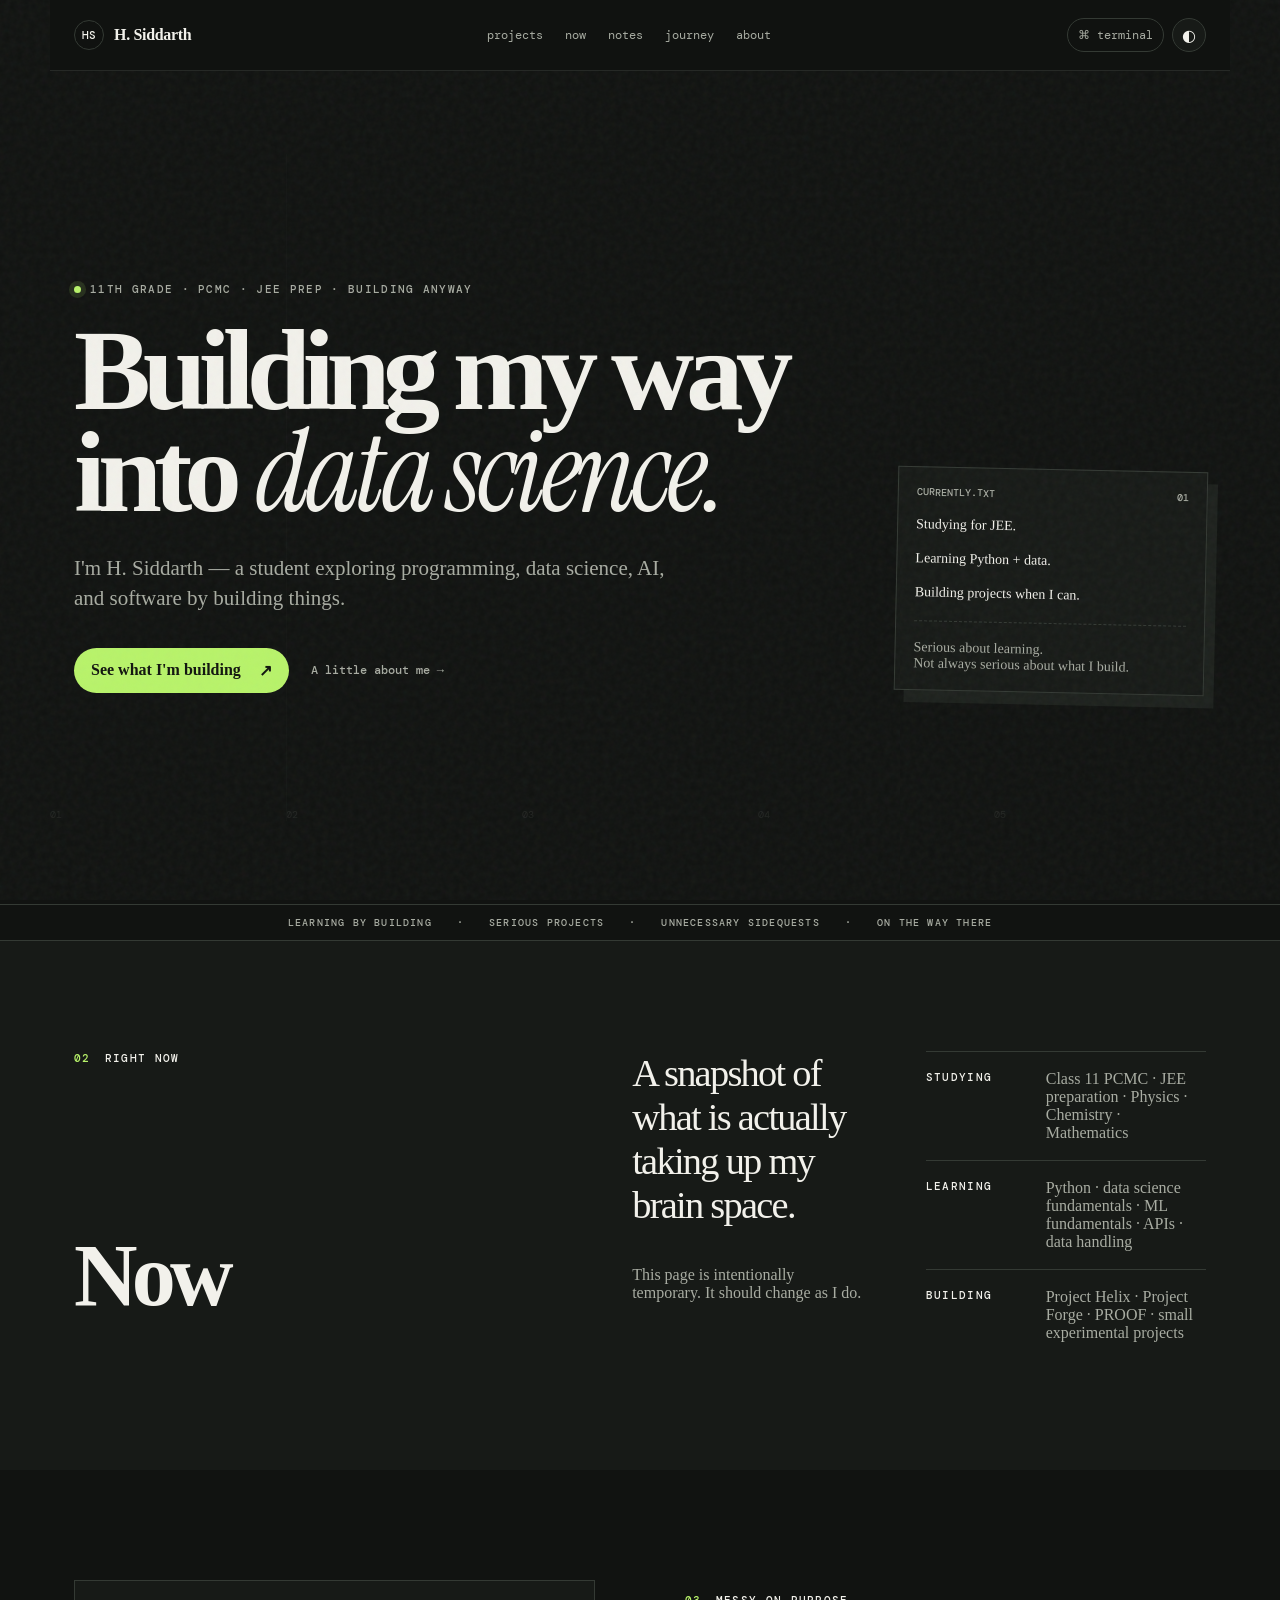
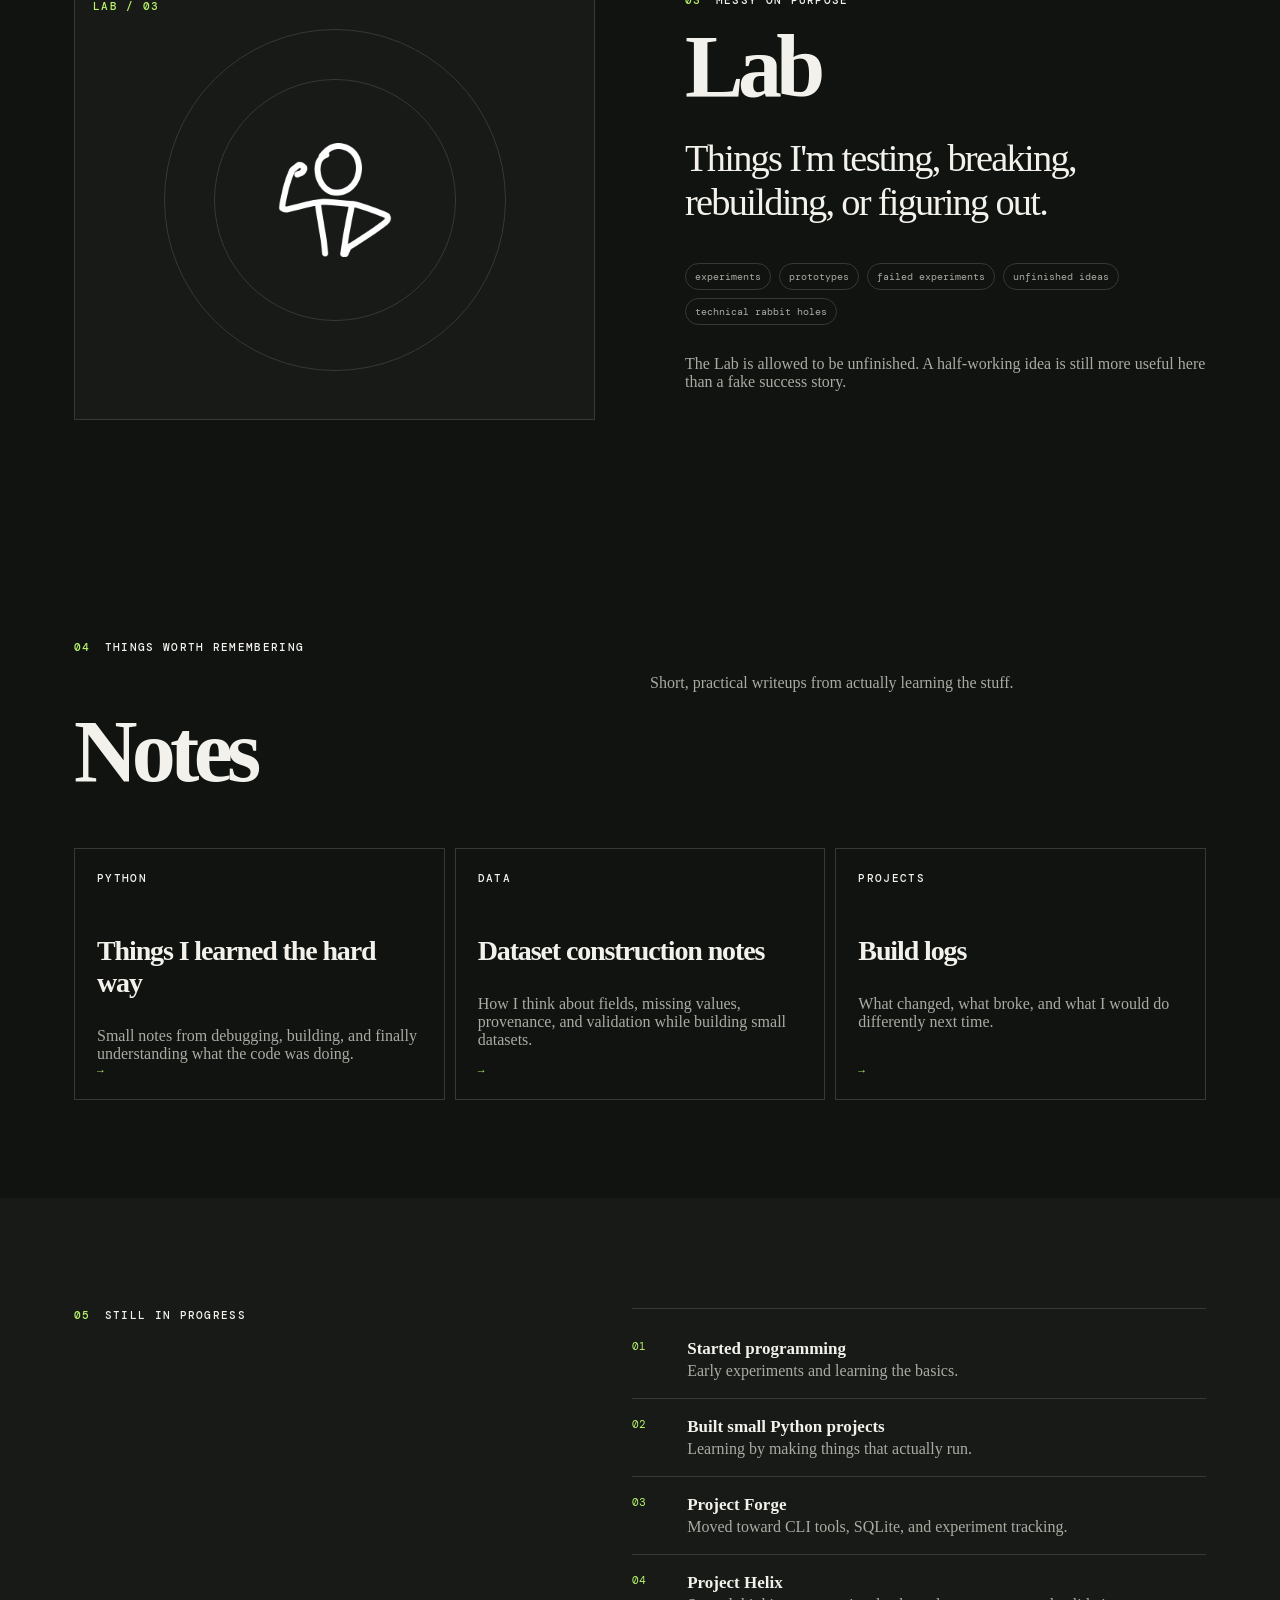
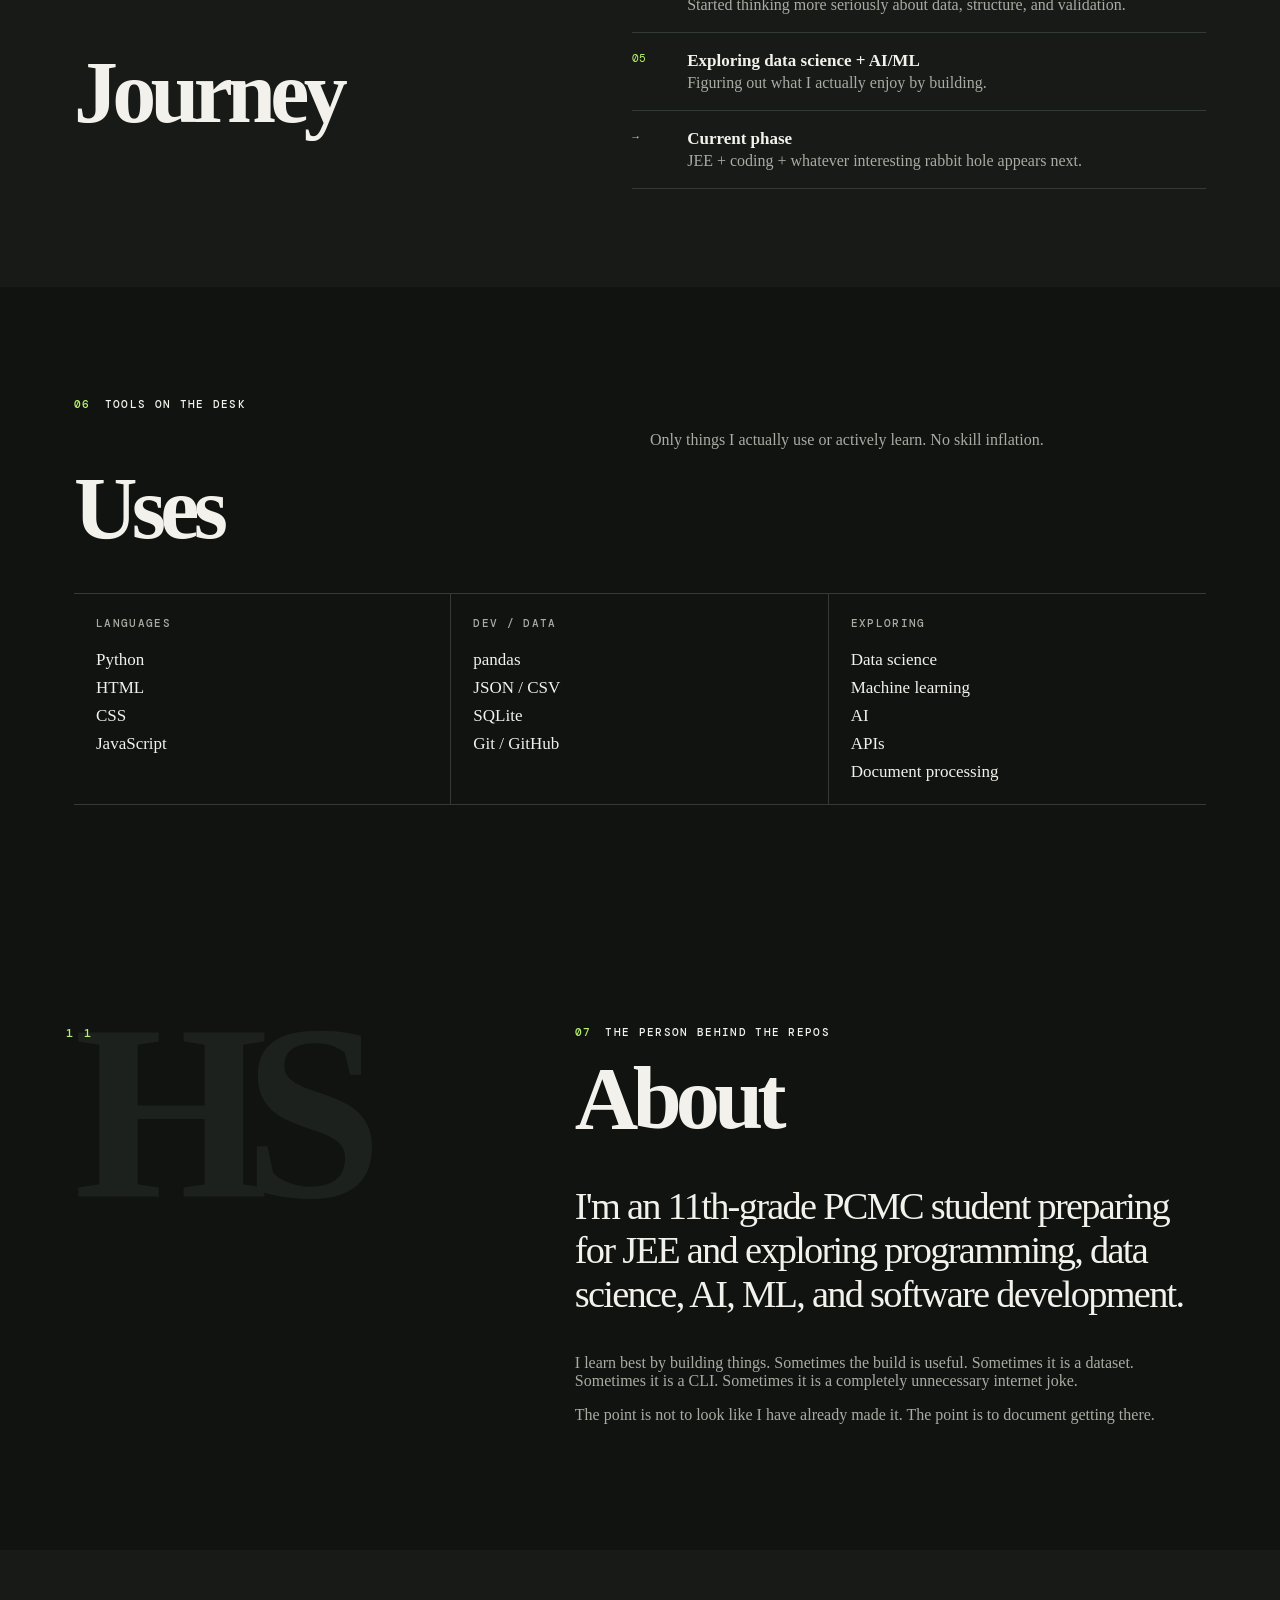
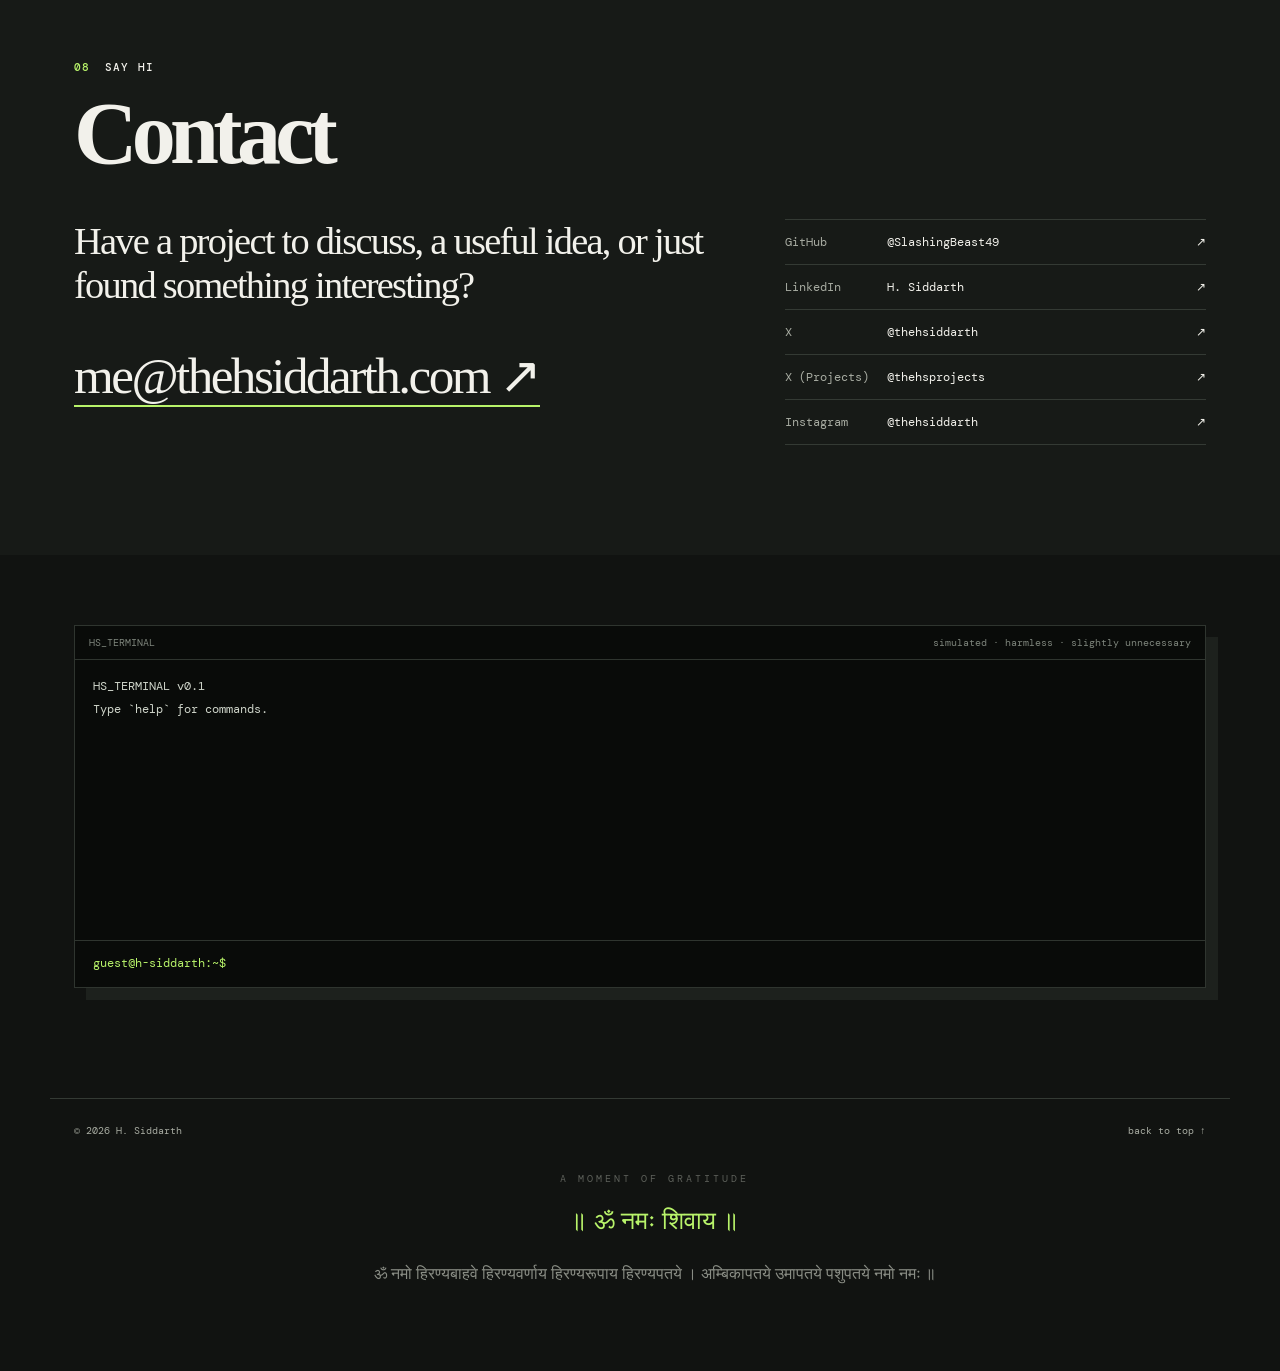
<file: index.html>
<!doctype html>
<html lang="en" data-theme="dark">

<head>
  <meta charset="utf-8">
  <meta name="viewport" content="width=device-width, initial-scale=1">
  <meta name="description" content="H. Siddarth — a student figuring things out by building things.">
  <meta name="theme-color" content="#111311">
  <title>H. Siddarth — building my way into data science</title>
  <link rel="icon" href="assets/biting.png">
  <link rel="preconnect" href="https://fonts.googleapis.com">
  <link rel="preconnect" href="https://fonts.gstatic.com" crossorigin>
  <link href="https://fonts.googleapis.com/css2?family=DM+Mono:wght@400;500&family=DM+Sans:wght@400;500;600;700&family=Instrument+Serif:ital@0;1&display=swap" rel="stylesheet">
  <link rel="stylesheet" href="style.css">
    <script type="application/ld+json">
{
  "@context": "https://schema.org",
  "@type": "Person",
  "name": "H Siddarth",
  "url": "https://thehsiddarth.com",
  "sameAs": [
    "https://github.com/SlashingBeast49",
    "https://linkedin.com/in/thehsiddarth",
    "https://x.com/thehsiddarth"
  ],
  "jobTitle": "Student",
  "knowsAbout": [
    "Software development",
    "Data science"
  ]
}
</script>
<script async src="https://www.googletagmanager.com/gtm.js?id=GTM-5V24JS5S"></script>
<script>
  window.dataLayer = window.dataLayer || [];
  function gtag(){dataLayer.push(arguments);}
  gtag('js', new Date());
</script>
</head>
<body>
  <a class="skip-link" href="#main">Skip to content</a>
  <div class="grain" aria-hidden="true"></div>

  <header class="site-header">
    <a class="brand" href="#home" aria-label="H. Siddarth home">
      <span class="brand-mark">HS</span>
      <span>H. Siddarth</span>
    </a>

    <nav class="desktop-nav" aria-label="Primary navigation">
      <a href="/projects.html">Projects</a>
      <a href="#now">Now</a>
      <a href="#notes">Notes</a>
      <a href="#journey">Journey</a>
      <a href="#about">About</a>
    </nav>

    <div class="header-actions">
      <a class="terminal-link" href="#terminal"><span>⌘</span> terminal</a>
      <button id="themeToggle" class="icon-button" type="button" aria-label="Toggle theme">◐</button>
      <button id="menuToggle" class="icon-button menu-toggle" type="button" aria-label="Open navigation" aria-expanded="false">☰</button>
    </div>
  </header>

  <div id="mobileMenu" class="mobile-menu" hidden>
    <a href="/projects">Projects</a>
    <a href="#now">Now</a>
    <a href="#lab">Lab</a>
    <a href="#notes">Notes</a>
    <a href="#journey">Journey</a>
    <a href="#uses">Uses</a>
    <a href="#about">About</a>
    <a href="#contact">Contact</a>
    <a href="#terminal">Terminal</a>
  </div>

  <main id="main">
    <section id="home" class="hero section">
      <div class="hero-copy">
        <p class="kicker"><span class="status-dot"></span> 11th grade · PCMC · JEE prep · building anyway</p>
        <h1>Building my way<br>into <em>data science.</em></h1>
        <p class="hero-intro">I'm H. Siddarth — a student exploring programming, data science, AI, and software by building things.</p>
        <div class="hero-actions">
          <a class="button button-primary" href="/projects">See what I'm building <span>↗</span></a>
          <a class="text-link" href="#about">A little about me <span>→</span></a>
        </div>
      </div>

      <aside class="hero-note">
        <div class="note-top"><span>currently.txt</span><span>01</span></div>
        <p>Studying for JEE.</p>
        <p>Learning Python + data.</p>
        <p>Building projects when I can.</p>
        <div class="note-rule"></div>
        <p class="muted">Serious about learning.<br>Not always serious about what I build.</p>
      </aside>

      <div class="hero-grid" aria-hidden="true">
        <span>01</span><span>02</span><span>03</span><span>04</span><span>05</span>
      </div>
    </section>

    <section class="ticker" aria-label="Site philosophy">
      <div>LEARNING BY BUILDING</div><div>·</div><div>SERIOUS PROJECTS</div><div>·</div><div>UNNECESSARY SIDEQUESTS</div><div>·</div><div>ON THE WAY THERE</div>
    </section>

    <!--
    <section id="projects" class="section content-section">
      <div class="section-heading">
        <div><span class="index">01</span><span class="eyebrow">the serious stuff</span></div>
        <h2>Projects</h2>
        <p>Things with enough substance to deserve their own repo, README, and several rounds of debugging.</p>
      </div>

      <div class="project-stack">
        <article class="project-card featured">
          <div class="project-meta"><span>01 / DATA</span><span>ACTIVE</span></div>
          <div class="project-main">
            <div>
              <h3>Project Helix</h3>
              <p class="project-tag">A structured dataset for chemical elements.</p>
              <p>118 elements, 15 properties, and a JSON → pandas → CSV pipeline with basic data-quality validation, missing-data analysis, and source/provenance investigation.</p>
            </div>
            <div class="project-specs">
              <span>118 elements</span><span>15 fields</span><span>pandas</span><span>validation</span>
            </div>
          </div>
          <a class="card-arrow" href="https://thehsiddarth.com/helix/" target="_blank" rel="noreferrer" aria-label="Open Project Helix">↗</a>
        </article>

        <article class="project-card">
          <div class="project-meta"><span>02 / PYTHON</span><span>EXPERIMENTS</span></div>
          <div class="project-main">
            <div>
              <h3>Project Forge</h3>
              <p class="project-tag">A Python CLI for data + ML experiments.</p>
              <p>SQLite-backed experiment records, model training, and a CLI workflow for keeping track of what happened.</p>
            </div>
            <div class="experiment-result"><span>EXP-008</span><strong>0.9667</strong><small>accuracy · one recorded experiment</small></div>
          </div>
          <a class="card-arrow" href="https://github.com/SlashingBeast49/Project-Forge" target="_blank" rel="noreferrer" aria-label="Open Project Forge on GitHub">↗</a>
        </article>

        <article class="project-card">
          <div class="project-meta"><span>03 / PROTOTYPE</span><span>IN DEVELOPMENT</span></div>
          <div class="project-main">
            <div>
              <h3>PROOF</h3>
              <p class="project-tag">Document verification, without the magic-word marketing.</p>
              <p>V0.1 explores document upload, structured-field extraction, cross-field consistency checks, and an explainable verification report.</p>
            </div>
            <ol class="mini-steps">
              <li>upload</li><li>extract</li><li>validate</li><li>explain</li>
            </ol>
          </div>
          <a class="card-arrow" href="https://thehsiddarth.com/proof/" target="_blank" rel="noreferrer" aria-label="Open PROOF">↗</a>
        </article>
      </div>
    </section>

    <section id="sidequests" class="section content-section sidequest-section">
      <div class="section-heading">
        <div><span class="index">02</span><span class="eyebrow">the unnecessary corner</span></div>
        <h2>Sidequests</h2>
        <p>Not everything needs to solve a serious problem.</p>
      </div>

      <div class="sidequest-grid">
        <article class="sidequest-card">
          <span class="side-number">01</span>
          <h3>Rickroll Checker</h3>
          <p>A tiny meme project designed to detect whether something is secretly trying to rickroll you.</p>
          <span class="side-label">internet nonsense</span>
        </article>
        <article class="sidequest-card">
          <span class="side-number">02</span>
          <h3>Absurd README Generator</h3>
          <p>Completely useless idea. Extremely serious documentation.</p>
          <span class="side-label">developer tool · parody</span>
        </article>
        <article class="sidequest-card">
          <span class="side-number">03</span>
          <h3>Project Φ</h3>
          <p>A small mathematical/programming project around Euler's totient function.</p>
          <span class="side-label">math · python</span>
        </article>
        <article class="sidequest-card future">
          <span class="side-number">04</span>
          <h3>Something next</h3>
          <p>Reserved for the next idea that probably should have stayed in the notes app.</p>
          <span class="side-label">future sidequest</span>
        </article>
      </div>
    </section>-->

    <section id="now" class="section split-section">
      <div class="section-heading compact">
        <div><span class="index">02</span><span class="eyebrow">right now</span></div>
        <h2>Now</h2>
      </div>
      <div class="now-grid">
        <div class="now-intro">
          <p class="big-copy">A snapshot of what is actually taking up my brain space.</p>
          <p class="muted">This page is intentionally temporary. It should change as I do.</p>
        </div>
        <div class="now-list">
          <div><span>STUDYING</span><p>Class 11 PCMC · JEE preparation · Physics · Chemistry · Mathematics</p></div>
          <div><span>LEARNING</span><p>Python · data science fundamentals · ML fundamentals · APIs · data handling</p></div>
          <div><span>BUILDING</span><p>Project Helix · Project Forge · PROOF · small experimental projects</p></div>
        </div>
      </div>
    </section>

    <section id="lab" class="section lab-section">
      <div class="lab-art">
        <img src="assets/biting.png" alt="Hand-drawn abstract figure used as a playful lab mark">
        <span class="lab-stamp">LAB / 03</span>
      </div>
      <div class="lab-copy">
        <div class="section-heading compact">
          <div><span class="index">03</span><span class="eyebrow">messy on purpose</span></div>
          <h2>Lab</h2>
        </div>
        <p class="big-copy">Things I'm testing, breaking, rebuilding, or figuring out.</p>
        <div class="lab-list">
          <span>experiments</span><span>prototypes</span><span>failed experiments</span><span>unfinished ideas</span><span>technical rabbit holes</span>
        </div>
        <p class="muted">The Lab is allowed to be unfinished. A half-working idea is still more useful here than a fake success story.</p>
      </div>
    </section>

    <section id="notes" class="section content-section">
      <div class="section-heading">
        <div><span class="index">04</span><span class="eyebrow">things worth remembering</span></div>
        <h2>Notes</h2>
        <p>Short, practical writeups from actually learning the stuff.</p>
      </div>
      <div class="notes-grid">
        <article><span>PYTHON</span><h3>Things I learned the hard way</h3><p>Small notes from debugging, building, and finally understanding what the code was doing.</p><span class="note-arrow">→</span></article>
        <article><span>DATA</span><h3>Dataset construction notes</h3><p>How I think about fields, missing values, provenance, and validation while building small datasets.</p><span class="note-arrow">→</span></article>
        <article><span>PROJECTS</span><h3>Build logs</h3><p>What changed, what broke, and what I would do differently next time.</p><span class="note-arrow">→</span></article>
      </div>
    </section>

    <section id="journey" class="section split-section journey-section">
      <div class="section-heading compact">
        <div><span class="index">05</span><span class="eyebrow">still in progress</span></div>
        <h2>Journey</h2>
      </div>
      <div class="timeline">
        <div><span>01</span><div><b>Started programming</b><p>Early experiments and learning the basics.</p></div></div>
        <div><span>02</span><div><b>Built small Python projects</b><p>Learning by making things that actually run.</p></div></div>
        <div><span>03</span><div><b>Project Forge</b><p>Moved toward CLI tools, SQLite, and experiment tracking.</p></div></div>
        <div><span>04</span><div><b>Project Helix</b><p>Started thinking more seriously about data, structure, and validation.</p></div></div>
        <div><span>05</span><div><b>Exploring data science + AI/ML</b><p>Figuring out what I actually enjoy by building.</p></div></div>
        <div><span>→</span><div><b>Current phase</b><p>JEE + coding + whatever interesting rabbit hole appears next.</p></div></div>
      </div>
    </section>

    <section id="uses" class="section content-section uses-section">
      <div class="section-heading">
        <div><span class="index">06</span><span class="eyebrow">tools on the desk</span></div>
        <h2>Uses</h2>
        <p>Only things I actually use or actively learn. No skill inflation.</p>
      </div>
      <div class="uses-grid">
        <div><span>LANGUAGES</span><strong>Python</strong><strong>HTML</strong><strong>CSS</strong><strong>JavaScript</strong></div>
        <div><span>DEV / DATA</span><strong>pandas</strong><strong>JSON / CSV</strong><strong>SQLite</strong><strong>Git / GitHub</strong></div>
        <div><span>EXPLORING</span><strong>Data science</strong><strong>Machine learning</strong><strong>AI</strong><strong>APIs</strong><strong>Document processing</strong></div>
      </div>
    </section>

    <section id="about" class="section about-section">
      <div class="about-monogram">HS<span>11</span></div>
      <div class="about-copy">
        <div class="section-heading compact">
          <div><span class="index">07</span><span class="eyebrow">the person behind the repos</span></div>
          <h2>About</h2>
        </div>
        <p class="big-copy">I'm an 11th-grade PCMC student preparing for JEE and exploring programming, data science, AI, ML, and software development.</p>
        <p>I learn best by building things. Sometimes the build is useful. Sometimes it is a dataset. Sometimes it is a CLI. Sometimes it is a completely unnecessary internet joke.</p>
        <p class="muted">The point is not to look like I have already made it. The point is to document getting there.</p>
      </div>
    </section>

    <section id="contact" class="section contact-section">
      <div class="section-heading compact">
        <div><span class="index">08</span><span class="eyebrow">say hi</span></div>
        <h2>Contact</h2>
      </div>
      <div class="contact-grid">
        <div><p class="big-copy">Have a project to discuss, a useful idea, or just found something interesting?</p><a class="email-link" href="mailto:me@thehsiddarth.com">me@thehsiddarth.com ↗</a></div>
        <div class="social-list">
          <a href="https://thehsiddarth.com/github" target="_blank" rel="noreferrer"><span>GitHub</span><b>@SlashingBeast49</b>↗</a>
          <a href="https://thehsiddarth.com/linkedin" target="_blank" rel="noreferrer"><span>LinkedIn</span><b>H. Siddarth</b>↗</a>
          <a href="https://thehsiddarth.com/xpe" target="_blank" rel="noreferrer"><span>X</span><b>@thehsiddarth</b>↗</a>
          <a href="https://thehsiddarth.com/xpr" target="_blank" rel="noreferrer"><span>X (Projects)</span><b>@thehsprojects</b>↗</a>
          <a href="https://thehsiddarth.com/insta" target="_blank" rel="noreferrer"><span>Instagram</span><b>@thehsiddarth</b>↗</a>
        </div>
      </div>
    </section>

    <section id="terminal" class="section terminal-section">
      <div class="terminal-window">
        <div class="terminal-bar"><span>HS_TERMINAL</span><span>simulated · harmless · slightly unnecessary</span></div>
        <div id="terminalOutput" class="terminal-output" aria-live="polite"></div>
        <form id="terminalForm" class="terminal-form">
          <label for="terminalInput"><span>guest@h-siddarth</span>:~$</label>
          <input id="terminalInput" autocomplete="off" spellcheck="false" aria-label="Terminal command">
        </form>
      </div>
    </section>
  </main>

  <footer class="site-footer">
    <span>© <span id="year"></span> H. Siddarth</span>

    <section class="devotional">
  <span class="devotional-label">A MOMENT OF GRATITUDE</span>

  <h2>॥ ॐ नमः शिवाय ॥</h2>

  <p>
    ॐ नमो हिरण्यबाहवे हिरण्यवर्णाय
    हिरण्यरूपाय हिरण्यपतये ।
    अम्बिकापतये उमापतये पशुपतये
    नमो नमः ॥
  </p>
</section>
    <a href="#home">back to top ↑</a>
  </footer>

  <script src="script.js"></script>
</body>
</html>
</file>
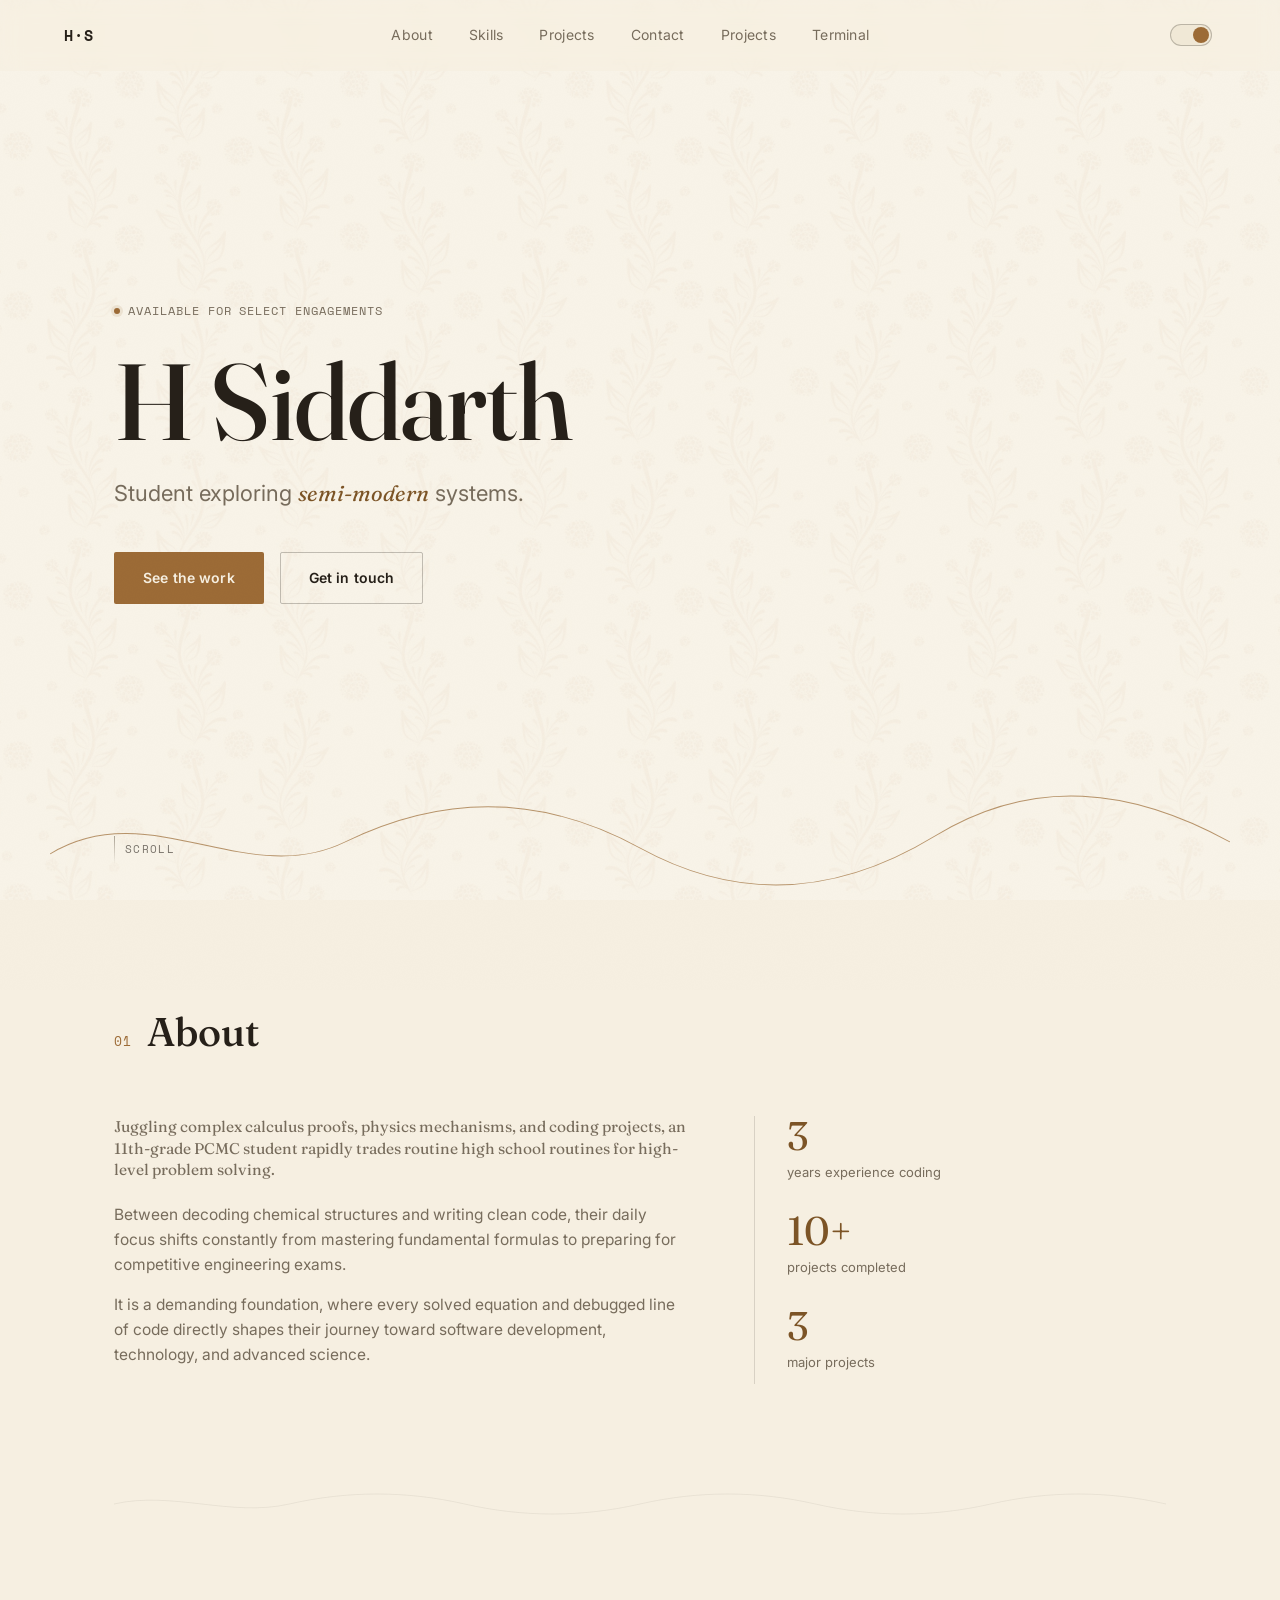
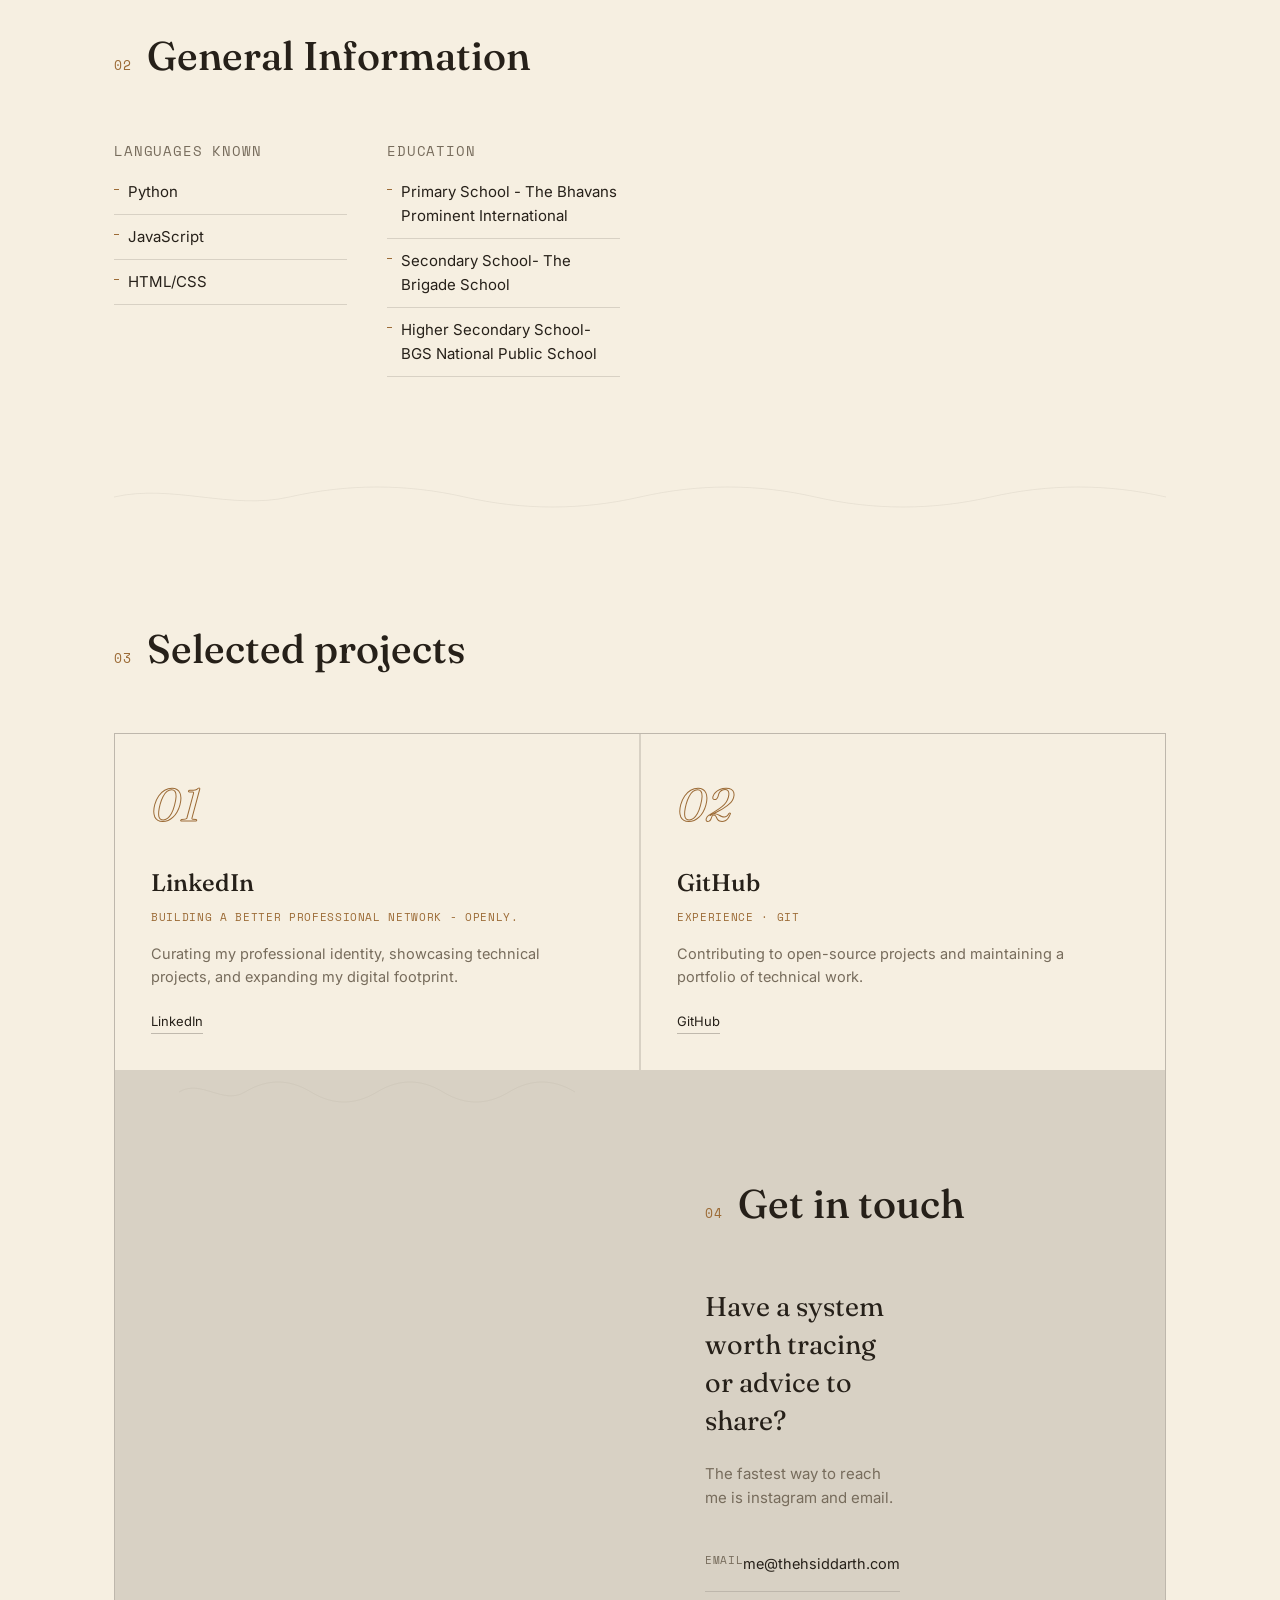
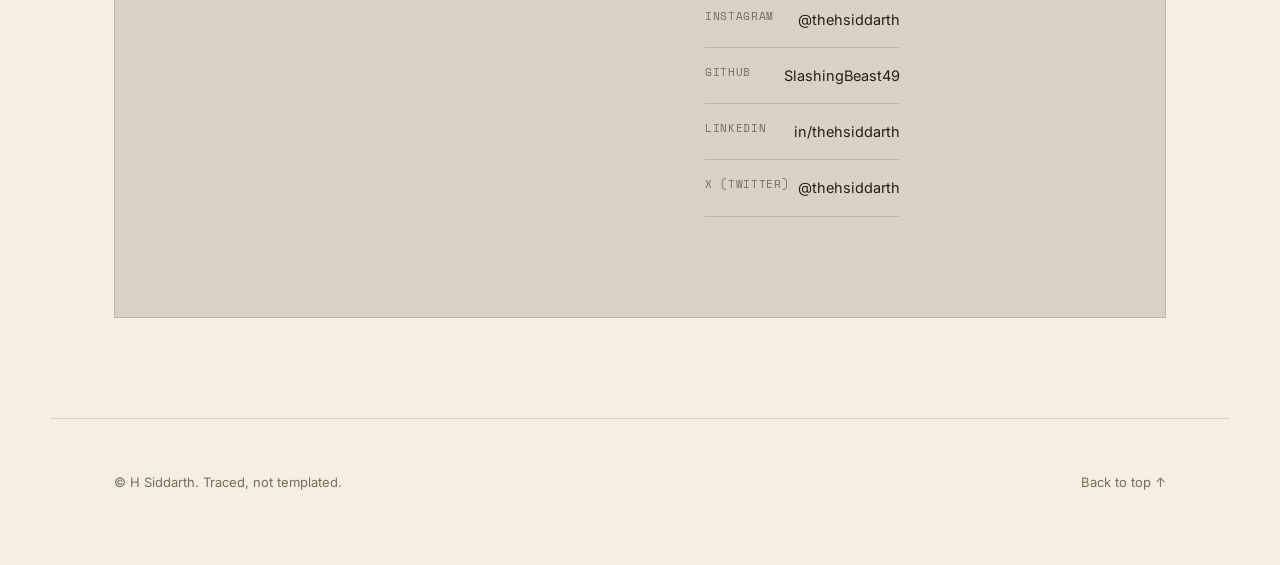
<file: v1/index.html>
<!DOCTYPE html>
<html lang="en" data-theme="dark">

<head>
  <meta charset="UTF-8">
  <meta name="viewport" content="width=device-width, initial-scale=1.0">
  <title>H Siddarth | Personal Website & Portfolio</title>
  <link rel="preconnect" href="https://fonts.googleapis.com">
  <link rel="preconnect" href="https://fonts.gstatic.com" crossorigin>
  <link
    href="https://fonts.googleapis.com/css2?family=Fraunces:opsz,wght@9..144,300;9..144,400;9..144,500;9..144,600&family=Space+Mono:wght@400;700&family=Inter:wght@400;500;600&display=swap"
    rel="stylesheet">
  <link rel="stylesheet" href="style.css">
</head>

<body>

  <!-- traceline svg divider template used across sections -->
  <svg style="position:absolute;width:0;height:0" aria-hidden="true">
    <defs>
      <filter id="grain">
        <feTurbulence type="fractalNoise" baseFrequency="0.9" numOctaves="2" stitchTiles="stitch" result="noise" />
        <feColorMatrix in="noise" type="matrix" values="0 0 0 0 0  0 0 0 0 0  0 0 0 0 0  0 0 0 0.02 0" />
      </filter>
    </defs>
  </svg>

  <div class="grain" aria-hidden="true"></div>

  <header class="nav" id="nav">
    <a class="nav__mark" href="#top">H·S</a>
    <nav class="nav__links">
      <a href="#about">About</a>
      <a href="#skills">Skills</a>
      <a href="#work">Projects</a>
      <a href="#contact">Contact</a>
      <a href="sites/github.html">Projects</a>
      <a href="sites/terminal.html">Terminal</a>
    </nav>
    <button class="theme-toggle" id="themeToggle" aria-label="Toggle dark and light mode" title="Toggle theme">
      <span class="theme-toggle__track">
        <span class="theme-toggle__thumb"></span>
      </span>
      <span class="theme-toggle__labels">
        <span class="lbl-dark">dark</span>
        <span class="lbl-light">light</span>
      </span>
    </button>
    <button class="nav__burger" id="burger" aria-label="Open menu" aria-expanded="false">
      <span></span><span></span><span></span>
    </button>
  </header>

  <div class="mobile-menu" id="mobileMenu">
    <a href="#about">About</a>
    <a href="#skills">Skills</a>
    <a href="#work">Projects</a>
    <a href="#contact">Contact</a>
  </div>

  <main id="top">

    <!-- HERO -->
    <section class="hero" id="hero">
      <div class="hero__bg" aria-hidden="true"></div>
      <div class="hero__overlay" aria-hidden="true"></div>
      <div class="hero__content">
        <p class="eyebrow"><span class="eyebrow__dot"></span>Available for select engagements</p>
        <h1 class="hero__name">H&nbsp;Siddarth</h1>
        <p class="hero__role">Student exploring <span class="ital">semi-modern</span> systems.</p>
        <div class="hero__cta">
          <a href="sites/github.html" class="btn btn--primary">See the work</a>
          <a href="#contact" class="btn btn--ghost">Get in touch</a>
        </div>
      </div>
      <div class="hero__scroll" aria-hidden="true">
        <span></span>
        <p>scroll</p>
      </div>
      <svg class="hero__trace" viewBox="0 0 1440 200" preserveAspectRatio="none" aria-hidden="true">
        <path id="heroTracePath" d="M0,120 C120,20 240,180 360,100 S600,20 720,110 S960,190 1080,90 S1320,10 1440,100"
          fill="none" stroke="var(--accent)" stroke-width="1.5" />
      </svg>
    </section>

    <!-- ABOUT -->
    <section class="about" id="about">
      <div class="section-head">
        <span class="section-num">01</span>
        <h2>About</h2>
      </div>
      <div class="about__grid">
        <div class="about__text">
          <p class="about__lede">Juggling complex calculus proofs, physics mechanisms, and coding projects, an
            11th-grade PCMC student rapidly trades routine high school routines for high-level problem solving.</p>
          <p>Between decoding chemical structures and writing clean code, their daily focus shifts constantly from
            mastering fundamental formulas to preparing for competitive engineering exams.</p>
          <p>It is a demanding foundation, where every solved equation and debugged line of code directly shapes their
            journey toward software development, technology, and advanced science.</p>
        </div>
        <div class="about__facts">
          <div class="fact">
            <span class="fact__num">3</span>
            <span class="fact__label">years experience coding</span>
          </div>
          <div class="fact">
            <span class="fact__num">10+</span>
            <span class="fact__label">projects completed</span>
          </div>
          <div class="fact">
            <span class="fact__num">3</span>
            <span class="fact__label">major projects</span>
          </div>
        </div>
      </div>
    </section>

    <div class="divider"><svg viewBox="0 0 1440 60" preserveAspectRatio="none" aria-hidden="true">
        <path
          d="M0,30 C80,10 160,50 240,30 S400,10 480,30 S640,50 720,30 S880,10 960,30 S1120,50 1200,30 S1360,10 1440,30"
          fill="none" stroke="var(--line)" stroke-width="1" />
      </svg></div>

    <!-- SKILLS -->
    <section class="skills" id="skills">
      <div class="section-head">
        <span class="section-num">02</span>
        <h2>General Information</h2>
      </div>
      <div class="skills__grid">
        <div class="skill-group">
          <h3>Languages known</h3>
          <ul class="pill-list">
            <li>Python</li>
            <li>JavaScript</li>
            <li>HTML/CSS</li>
          </ul>
        </div>
        <div class="skill-group">
          <h3>Education</h3>
          <ul class="pill-list">
            <li>Primary School - The Bhavans Prominent International</li>
            <li>Secondary School- The Brigade School</li>
            <li>Higher Secondary School- BGS National Public School</li>
          </ul>
        </div>
        <!--   <div class="skill-group">
        <h3>Practice</h3>
        <ul class="pill-list">
          <li>System design</li><li>Mentorship</li><li>Technical writing</li><li>Code review</li>
        </ul>
      </div> -->
      </div>
    </section>

    <div class="divider"><svg viewBox="0 0 1440 60" preserveAspectRatio="none" aria-hidden="true">
        <path
          d="M0,30 C80,10 160,50 240,30 S400,10 480,30 S640,50 720,30 S880,10 960,30 S1120,50 1200,30 S1360,10 1440,30"
          fill="none" stroke="var(--line)" stroke-width="1" />
      </svg></div>

    <!-- PROJECTS -->
    <section class="work" id="work">
      <div class="section-head">
        <span class="section-num">03</span>
        <h2>Selected projects</h2>
      </div>
      <div class="work__grid">

        <article class="project" data-tone="a">
          <div class="project__visual"><span class="project__mark">01</span></div>
          <div class="project__body">
            <h3>LinkedIn</h3>
            <p class="project__tag">Building a better professional network - Openly.</p>
            <p>Curating my professional identity, showcasing technical projects, and expanding my digital footprint.</p>
            <div class="project__links">
              <a href="https://www.linkedin.com/in/thehsiddarth" target="_blank">LinkedIn</a>
            </div>
          </div>
        </article>

        <article class="project" data-tone="b">
          <div class="project__visual"><span class="project__mark">02</span></div>
          <div class="project__body">
            <h3>GitHub</h3>
            <p class="project__tag">Experience · Git</p>
            <p>Contributing to open-source projects and maintaining a portfolio of technical work.</p>
            <div class="project__links">
              <a href="https://github.com/SlashingBeast49" target="_blank">GitHub</a>
            </div>
          </div>
        </article>
        <div class="divider"><svg viewBox="0 0 1440 60" preserveAspectRatio="none" aria-hidden="true">
            <path
              d="M0,30 C80,10 160,50 240,30 S400,10 480,30 S640,50 720,30 S880,10 960,30 S1120,50 1200,30 S1360,10 1440,30"
              fill="none" stroke="var(--line)" stroke-width="1" />
          </svg></div>
        <section class="contact" id="contact">
          <div class="section-head">
            <span class="section-num">04</span>
            <h2>Get in touch</h2>
          </div>
          <div class="contact__grid">
            <div class="contact__text">
              <p class="about__lede">Have a system worth tracing or advice to share?</p>
              <p>The fastest way to reach me is instagram and email.</p>
              <ul class="contact__list">
                <li><span>Email</span><a href="mailto:me@thehsiddarth.com">me@thehsiddarth.com</a></li>
                <li><span>Instagram</span><a href="https://instagram.com/thehsiddarth"
                    target="_blank">@thehsiddarth</a></li>
                <li><span>GitHub</span><a href="https://github.com/SlashingBeast49"
                    target="_blank">SlashingBeast49</a></li>
                <li><span>LinkedIn</span><a href="https://linkedin.com/in/thehsiddarth"
                    target="_blank">in/thehsiddarth</a></li>
                <li><span>X (Twitter)</span><a href="https://x.com/@thehsiddarth" target="_blank">@thehsiddarth</a></li>
              </ul>
            </div>
          </div>
        </section>


  </main>

  <footer class="footer">
    <p>&copy; <span id="year"></span> H Siddarth. Traced, not templated.</p>
    <a href="#top" class="footer__top">Back to top ↑</a>
  </footer>

  <script src="script.js"></script>
</body>

</html>
</file>
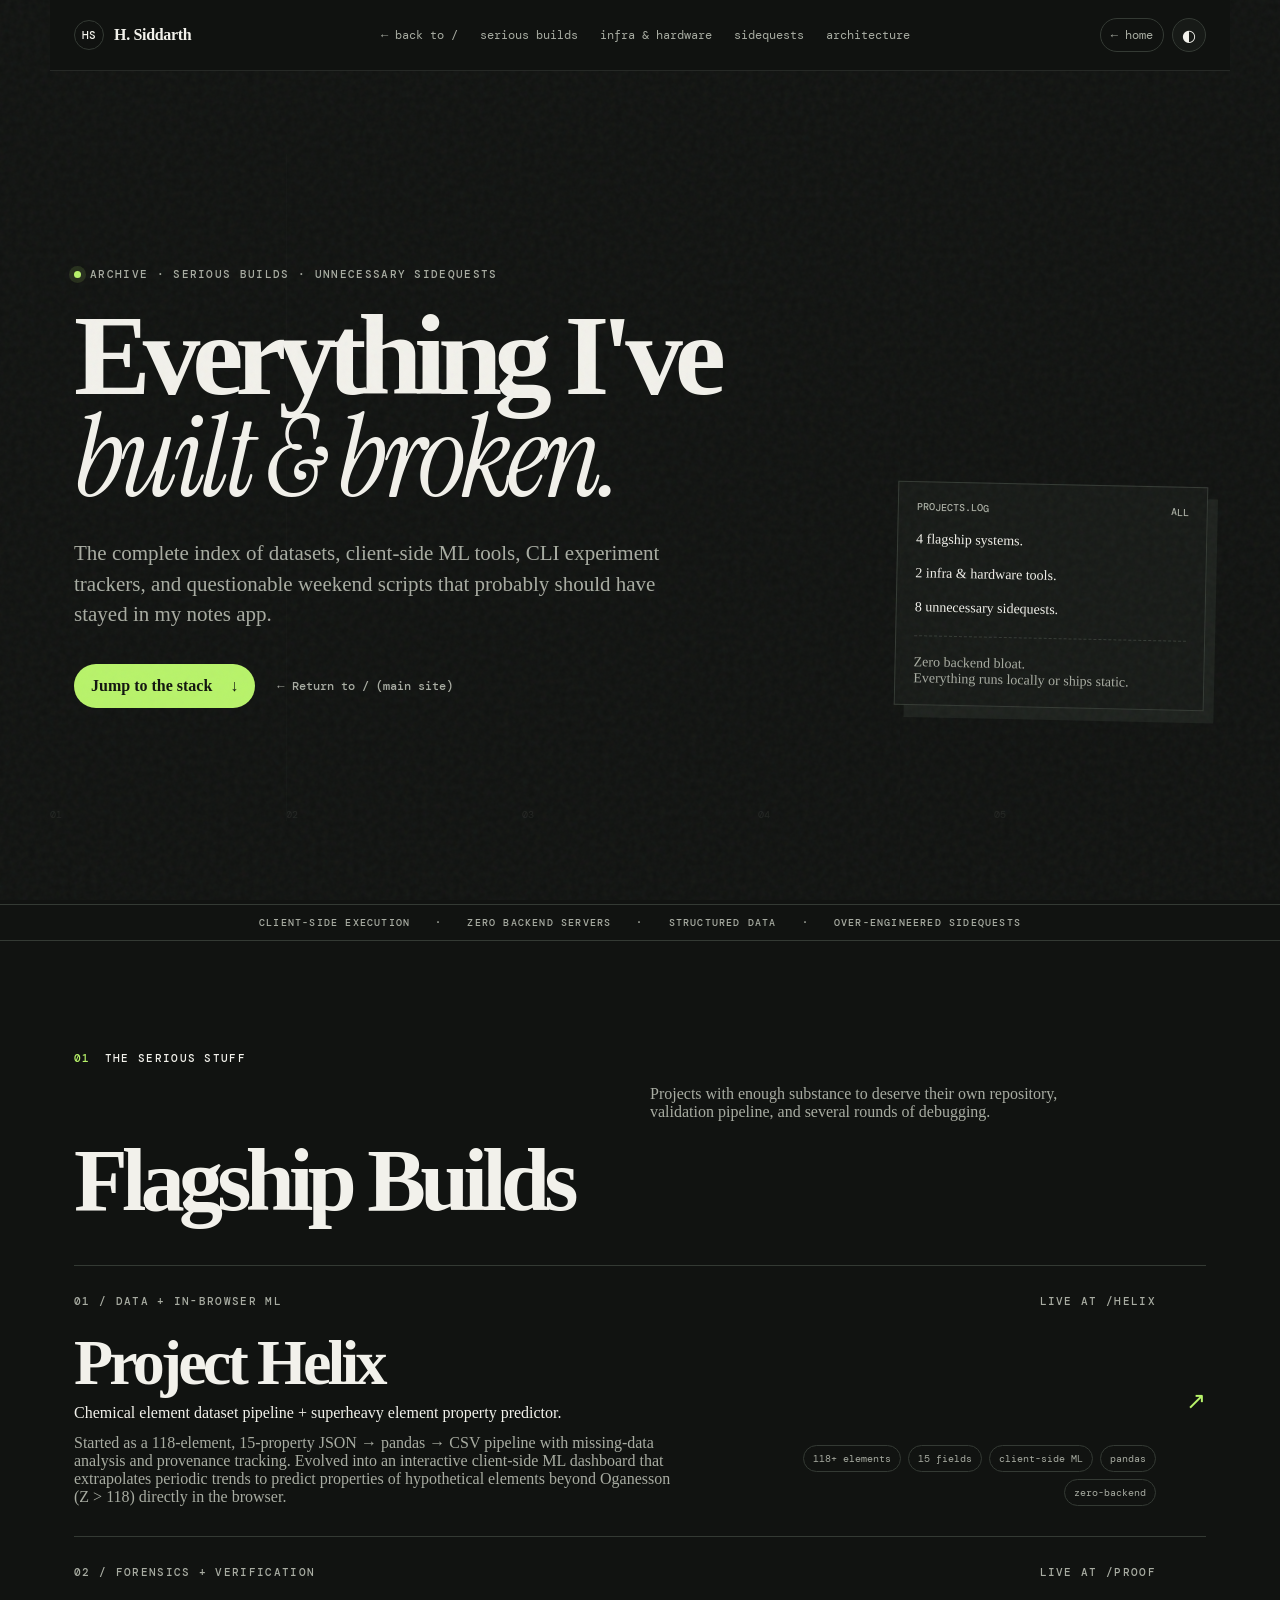
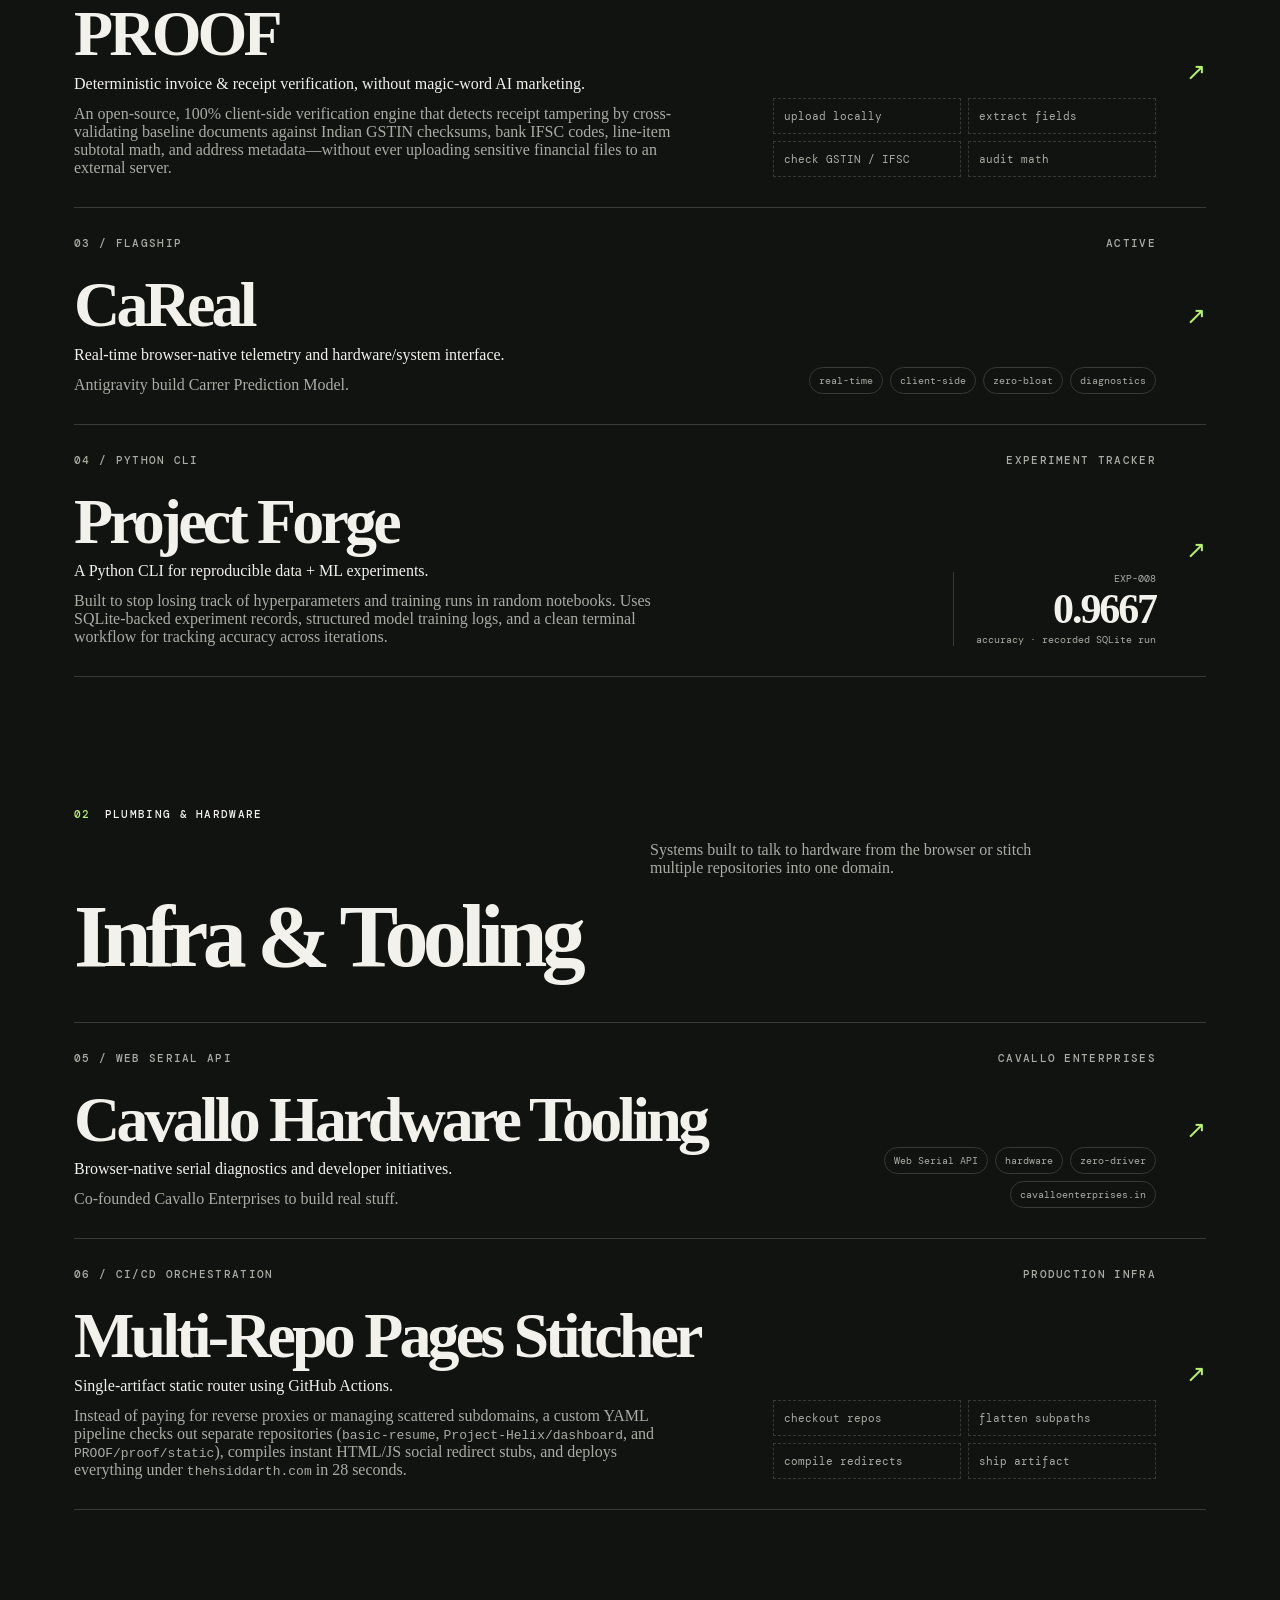
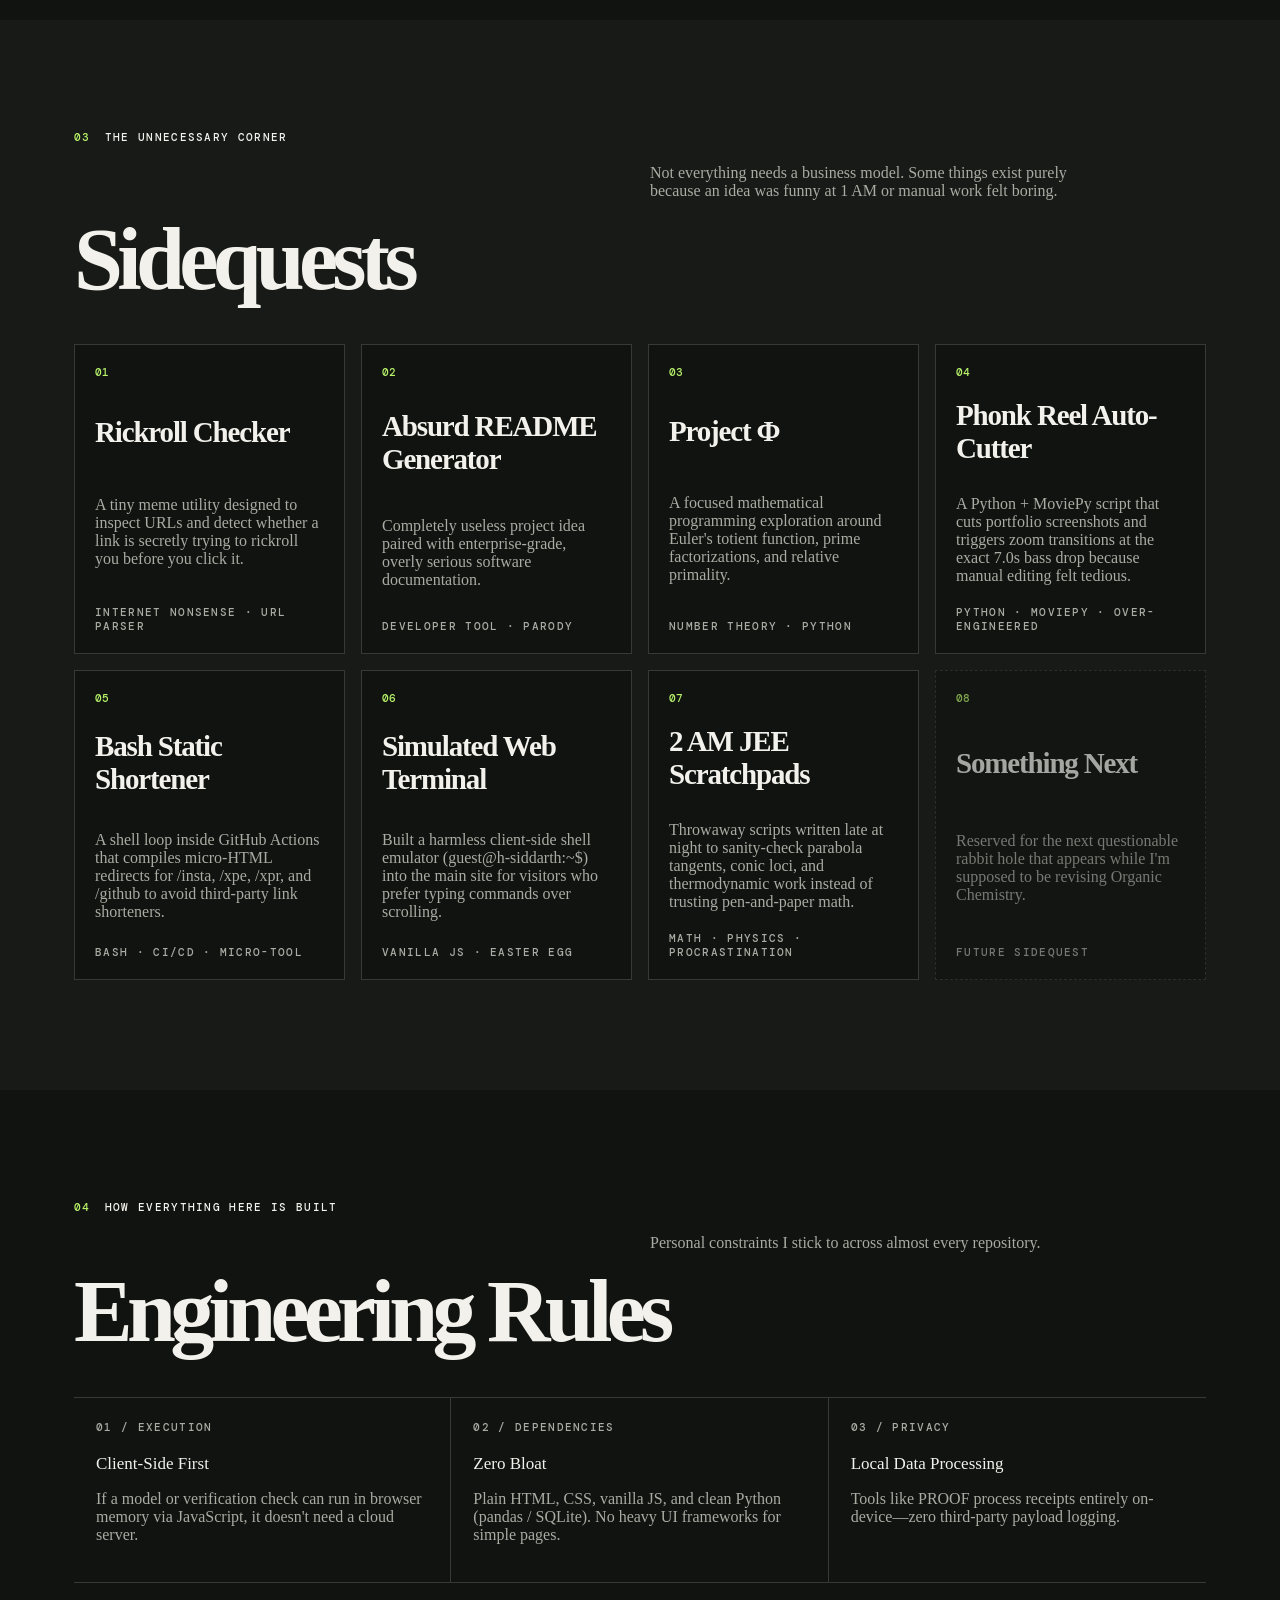
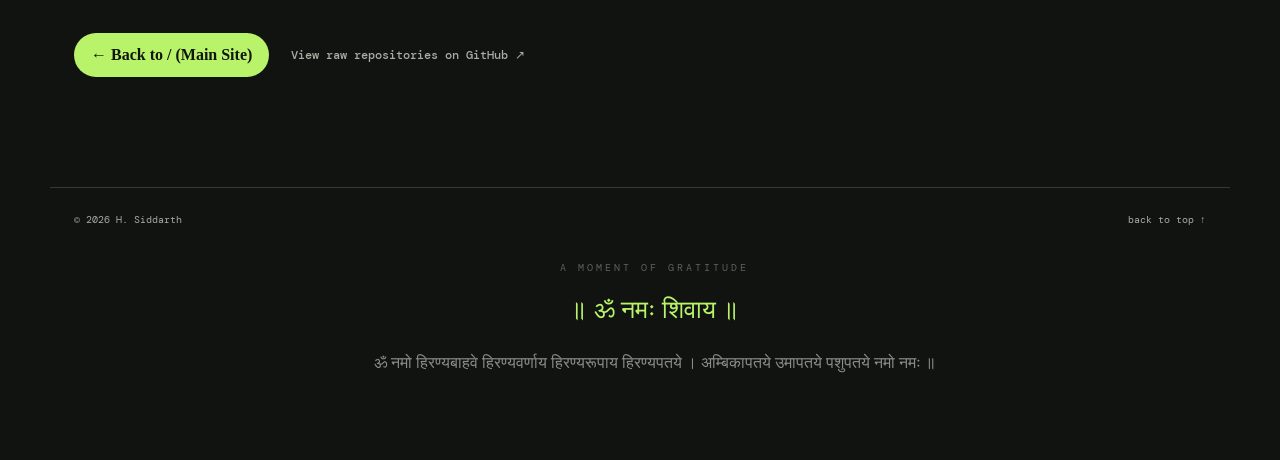
<file: projects.html>
<!doctype html>
<html lang="en" data-theme="dark">

<head>
  <meta charset="utf-8">
  <meta name="viewport" content="width=device-width, initial-scale=1">
  <meta name="description" content="H. Siddarth — complete archive of data science builds, client-side tools, and unnecessary sidequests.">
  <meta name="theme-color" content="#111311">
  <title>Projects & Sidequests — H. Siddarth</title>
  <link rel="icon" href="assets/biting.png">
  <link rel="preconnect" href="https://fonts.googleapis.com">
  <link rel="preconnect" href="https://fonts.gstatic.com" crossorigin>
  <link href="https://fonts.googleapis.com/css2?family=DM+Mono:wght@400;500&family=DM+Sans:wght@400;500;600;700&family=Instrument+Serif:ital@0;1&display=swap" rel="stylesheet">
  <link rel="stylesheet" href="style.css">
  <style>
    /* Fix 2-row sidequest grid collision & spacing on projects.html */
    .sidequest-grid {
      gap: 16px;
    }
    .sidequest-card {
      min-height: 310px;
      gap: 14px;
    }
    .sidequest-card:nth-child(2) {
      transform: none;
    }
    .sidequest-card:nth-child(2):hover {
      transform: translateY(-5px) rotate(-.4deg);
    }
  </style>
  <script async src="https://www.googletagmanager.com/gtm.js?id=GTM-5V24JS5S"></script>
  <script async src="https://www.googletagmanager.com/gtag/js?id=G-M4YXCWL9C8"></script>
  <script>
    window.dataLayer = window.dataLayer || [];
    function gtag(){dataLayer.push(arguments);}
    gtag('js', new Date());
    gtag('config', 'G-M4YXCWL9C8');
  </script>
</head>

<body>
  <a class="skip-link" href="#main">Skip to content</a>
  <div class="grain" aria-hidden="true"></div>

  <header class="site-header">
    <a class="brand" href="index.html" aria-label="Back to H. Siddarth home">
      <span class="brand-mark">HS</span>
      <span>H. Siddarth</span>
    </a>

    <nav class="desktop-nav" aria-label="Primary navigation">
      <a href="index.html">← back to /</a>
      <a href="#serious">serious builds</a>
      <a href="#infra">infra & hardware</a>
      <a href="#sidequests">sidequests</a>
      <a href="#specs">architecture</a>
    </nav>

    <div class="header-actions">
      <a class="terminal-link" href="index.html"><span>←</span> home</a>
      <button id="themeToggle" class="icon-button" type="button" aria-label="Toggle theme">◐</button>
      <button id="menuToggle" class="icon-button menu-toggle" type="button" aria-label="Open navigation" aria-expanded="false">☰</button>
    </div>
  </header>

  <div id="mobileMenu" class="mobile-menu" hidden>
    <a href="index.html">← Back to / (Home)</a>
    <a href="#serious">Serious Builds</a>
    <a href="#infra">Infra & Hardware</a>
    <a href="#sidequests">Sidequests</a>
    <a href="#specs">Architecture</a>
    <a href="index.html#contact">Contact</a>
  </div>

  <main id="main">
    <section id="top" class="hero section">
      <div class="hero-copy">
        <p class="kicker"><span class="status-dot"></span> archive · serious builds · unnecessary sidequests</p>
        <h1>Everything I've<br><em>built &amp; broken.</em></h1>
        <p class="hero-intro">The complete index of datasets, client-side ML tools, CLI experiment trackers, and questionable weekend scripts that probably should have stayed in my notes app.</p>
        <div class="hero-actions">
          <a class="button button-primary" href="#serious">Jump to the stack <span>↓</span></a>
          <a class="text-link" href="index.html">← Return to / (main site)</a>
        </div>
      </div>

      <aside class="hero-note">
        <div class="note-top"><span>projects.log</span><span>ALL</span></div>
        <p>4 flagship systems.</p>
        <p>2 infra &amp; hardware tools.</p>
        <p>8 unnecessary sidequests.</p>
        <div class="note-rule"></div>
        <p class="muted">Zero backend bloat.<br>Everything runs locally or ships static.</p>
      </aside>

      <div class="hero-grid" aria-hidden="true">
        <span>01</span><span>02</span><span>03</span><span>04</span><span>05</span>
      </div>
    </section>

    <section class="ticker" aria-label="Archive philosophy">
      <div>CLIENT-SIDE EXECUTION</div><div>·</div><div>ZERO BACKEND SERVERS</div><div>·</div><div>STRUCTURED DATA</div><div>·</div><div>OVER-ENGINEERED SIDEQUESTS</div>
    </section>
    <section id="serious" class="section content-section">
      <div class="section-heading">
        <div><span class="index">01</span><span class="eyebrow">the serious stuff</span></div>
        <h2>Flagship Builds</h2>
        <p>Projects with enough substance to deserve their own repository, validation pipeline, and several rounds of debugging.</p>
      </div>

      <div class="project-stack">
        <article class="project-card featured">
          <div class="project-meta"><span>01 / DATA + IN-BROWSER ML</span><span>LIVE AT /HELIX</span></div>
          <div class="project-main">
            <div>
              <h3>Project Helix</h3>
              <p class="project-tag">Chemical element dataset pipeline + superheavy element property predictor.</p>
              <p>Started as a 118-element, 15-property JSON → pandas → CSV pipeline with missing-data analysis and provenance tracking. Evolved into an interactive client-side ML dashboard that extrapolates periodic trends to predict properties of hypothetical elements beyond Oganesson (Z &gt; 118) directly in the browser.</p>
            </div>
            <div class="project-specs">
              <span>118+ elements</span><span>15 fields</span><span>client-side ML</span><span>pandas</span><span>zero-backend</span>
            </div>
          </div>
          <a class="card-arrow" href="https://thehsiddarth.com/helix/" target="_blank" rel="noreferrer" aria-label="Open Project Helix">↗</a>
        </article>
        <article class="project-card featured">
          <div class="project-meta"><span>02 / FORENSICS + VERIFICATION</span><span>LIVE AT /PROOF</span></div>
          <div class="project-main">
            <div>
              <h3>PROOF</h3>
              <p class="project-tag">Deterministic invoice &amp; receipt verification, without magic-word AI marketing.</p>
              <p>An open-source, 100% client-side verification engine that detects receipt tampering by cross-validating baseline documents against Indian GSTIN checksums, bank IFSC codes, line-item subtotal math, and address metadata—without ever uploading sensitive financial files to an external server.</p>
            </div>
            <ol class="mini-steps">
              <li>upload locally</li><li>extract fields</li><li>check GSTIN / IFSC</li><li>audit math</li>
            </ol>
          </div>
          <a class="card-arrow" href="https://thehsiddarth.com/proof/" target="_blank" rel="noreferrer" aria-label="Open PROOF">↗</a>
        </article>
        <article class="project-card featured">
          <div class="project-meta"><span>03 / FLAGSHIP</span><span>ACTIVE</span></div>
          <div class="project-main">
            <div>
              <h3>CaReal</h3>
              <p class="project-tag">Real-time browser-native telemetry and hardware/system interface.</p>
              <p>Antigravity build Carrer Prediction Model.</p>
            </div>
            <div class="project-specs">
              <span>real-time</span><span>client-side</span><span>zero-bloat</span><span>diagnostics</span>
            </div>
          </div>
          <a class="card-arrow" href="https://thehsiddarth.com/careal" target="_blank" rel="noreferrer" aria-label="Open CaReal on GitHub">↗</a>
        </article>
        <article class="project-card">
          <div class="project-meta"><span>04 / PYTHON CLI</span><span>EXPERIMENT TRACKER</span></div>
          <div class="project-main">
            <div>
              <h3>Project Forge</h3>
              <p class="project-tag">A Python CLI for reproducible data + ML experiments.</p>
              <p>Built to stop losing track of hyperparameters and training runs in random notebooks. Uses SQLite-backed experiment records, structured model training logs, and a clean terminal workflow for tracking accuracy across iterations.</p>
            </div>
            <div class="experiment-result"><span>EXP-008</span><strong>0.9667</strong><small>accuracy · recorded SQLite run</small></div>
          </div>
          <a class="card-arrow" href="https://github.com/SlashingBeast49/Project-Forge" target="_blank" rel="noreferrer" aria-label="Open Project Forge on GitHub">↗</a>
        </article>
      </div>
    </section>
    <section id="infra" class="section content-section" style="padding-top: 20px;">
      <div class="section-heading">
        <div><span class="index">02</span><span class="eyebrow">plumbing &amp; hardware</span></div>
        <h2>Infra &amp; Tooling</h2>
        <p>Systems built to talk to hardware from the browser or stitch multiple repositories into one domain.</p>
      </div>

      <div class="project-stack">
        <article class="project-card">
          <div class="project-meta"><span>05 / WEB SERIAL API</span><span>CAVALLO ENTERPRISES</span></div>
          <div class="project-main">
            <div>
              <h3>Cavallo Hardware Tooling</h3>
              <p class="project-tag">Browser-native serial diagnostics and developer initiatives.</p>
              <p>Co-founded Cavallo Enterprises to build real stuff.</p>
            </div>
            <div class="project-specs">
              <span>Web Serial API</span><span>hardware</span><span>zero-driver</span><span>cavalloenterprises.in</span>
            </div>
          </div>
          <a class="card-arrow" href="https://thehsiddarth.com/cav" target="_blank" rel="noreferrer" aria-label="Open Cavallo Enterprises">↗</a>
        </article>
        <article class="project-card">
          <div class="project-meta"><span>06 / CI/CD ORCHESTRATION</span><span>PRODUCTION INFRA</span></div>
          <div class="project-main">
            <div>
              <h3>Multi-Repo Pages Stitcher</h3>
              <p class="project-tag">Single-artifact static router using GitHub Actions.</p>
              <p>Instead of paying for reverse proxies or managing scattered subdomains, a custom YAML pipeline checks out separate repositories (<code>basic-resume</code>, <code>Project-Helix/dashboard</code>, and <code>PROOF/proof/static</code>), compiles instant HTML/JS social redirect stubs, and deploys everything under <code>thehsiddarth.com</code> in 28 seconds.</p>
            </div>
            <ol class="mini-steps">
              <li>checkout repos</li><li>flatten subpaths</li><li>compile redirects</li><li>ship artifact</li>
            </ol>
          </div>
          <a class="card-arrow" href="https://github.com/SlashingBeast49" target="_blank" rel="noreferrer" aria-label="Open GitHub Profile">↗</a>
        </article>
      </div>
    </section>
    <section id="sidequests" class="section content-section sidequest-section">
      <div class="section-heading">
        <div><span class="index">03</span><span class="eyebrow">the unnecessary corner</span></div>
        <h2>Sidequests</h2>
        <p>Not everything needs a business model. Some things exist purely because an idea was funny at 1 AM or manual work felt boring.</p>
      </div>

      <div class="sidequest-grid">
        <article class="sidequest-card">
          <span class="side-number">01</span>
          <h3>Rickroll Checker</h3>
          <p>A tiny meme utility designed to inspect URLs and detect whether a link is secretly trying to rickroll you before you click it.</p>
          <span class="side-label">internet nonsense · url parser</span>
        </article>

        <article class="sidequest-card">
          <span class="side-number">02</span>
          <h3>Absurd README Generator</h3>
          <p>Completely useless project idea paired with enterprise-grade, overly serious software documentation.</p>
          <span class="side-label">developer tool · parody</span>
        </article>

        <article class="sidequest-card">
          <span class="side-number">03</span>
          <h3>Project Φ</h3>
          <p>A focused mathematical programming exploration around Euler's totient function, prime factorizations, and relative primality.</p>
          <span class="side-label">number theory · python</span>
        </article>

        <article class="sidequest-card">
          <span class="side-number">04</span>
          <h3>Phonk Reel Auto-Cutter</h3>
          <p>A Python + MoviePy script that cuts portfolio screenshots and triggers zoom transitions at the exact 7.0s bass drop because manual editing felt tedious.</p>
          <span class="side-label">python · moviepy · over-engineered</span>
        </article>

        <article class="sidequest-card">
          <span class="side-number">05</span>
          <h3>Bash Static Shortener</h3>
          <p>A shell loop inside GitHub Actions that compiles micro-HTML redirects for /insta, /xpe, /xpr, and /github to avoid third-party link shorteners.</p>
          <span class="side-label">bash · ci/cd · micro-tool</span>
        </article>

        <article class="sidequest-card">
          <span class="side-number">06</span>
          <h3>Simulated Web Terminal</h3>
          <p>Built a harmless client-side shell emulator (guest@h-siddarth:~$) into the main site for visitors who prefer typing commands over scrolling.</p>
          <span class="side-label">vanilla js · easter egg</span>
        </article>

        <article class="sidequest-card">
          <span class="side-number">07</span>
          <h3>2 AM JEE Scratchpads</h3>
          <p>Throwaway scripts written late at night to sanity-check parabola tangents, conic loci, and thermodynamic work instead of trusting pen-and-paper math.</p>
          <span class="side-label">math · physics · procrastination</span>
        </article>

        <article class="sidequest-card future">
          <span class="side-number">08</span>
          <h3>Something Next</h3>
          <p>Reserved for the next questionable rabbit hole that appears while I'm supposed to be revising Organic Chemistry.</p>
          <span class="side-label">future sidequest</span>
        </article>
      </div>
    </section>
    <section id="specs" class="section content-section uses-section">
      <div class="section-heading">
        <div><span class="index">04</span><span class="eyebrow">how everything here is built</span></div>
        <h2>Engineering Rules</h2>
        <p>Personal constraints I stick to across almost every repository.</p>
      </div>
      <div class="uses-grid">
        <div>
          <span>01 / EXECUTION</span>
          <strong>Client-Side First</strong>
          <p class="muted" style="margin-top:8px;">If a model or verification check can run in browser memory via JavaScript, it doesn't need a cloud server.</p>
        </div>
        <div>
          <span>02 / DEPENDENCIES</span>
          <strong>Zero Bloat</strong>
          <p class="muted" style="margin-top:8px;">Plain HTML, CSS, vanilla JS, and clean Python (pandas / SQLite). No heavy UI frameworks for simple pages.</p>
        </div>
        <div>
          <span>03 / PRIVACY</span>
          <strong>Local Data Processing</strong>
          <p class="muted" style="margin-top:8px;">Tools like PROOF process receipts entirely on-device—zero third-party payload logging.</p>
        </div>
      </div>

      <div class="hero-actions" style="margin-top: 50px;">
        <a class="button button-primary" href="index.html">← Back to / (Main Site)</a>
        <a class="text-link" href="https://thehsiddarth.com/github" target="_blank" rel="noreferrer">View raw repositories on GitHub ↗</a>
      </div>
    </section>
  </main>

  <footer class="site-footer">
    <span>© <span id="year"></span> H. Siddarth</span>

    <section class="devotional">
      <span class="devotional-label">A MOMENT OF GRATITUDE</span>
      <h2>॥ ॐ नमः शिवाय ॥</h2>
      <p>
        ॐ नमो हिरण्यबाहवे हिरण्यवर्णाय
        हिरण्यरूपाय हिरण्यपतये ।
        अम्बिकापतये उमापतये पशुपतये
        नमो नमः ॥
      </p>
    </section>
    <a href="#top">back to top ↑</a>
  </footer>

  <script src="script.js"></script>
</body>
</html>
</file>
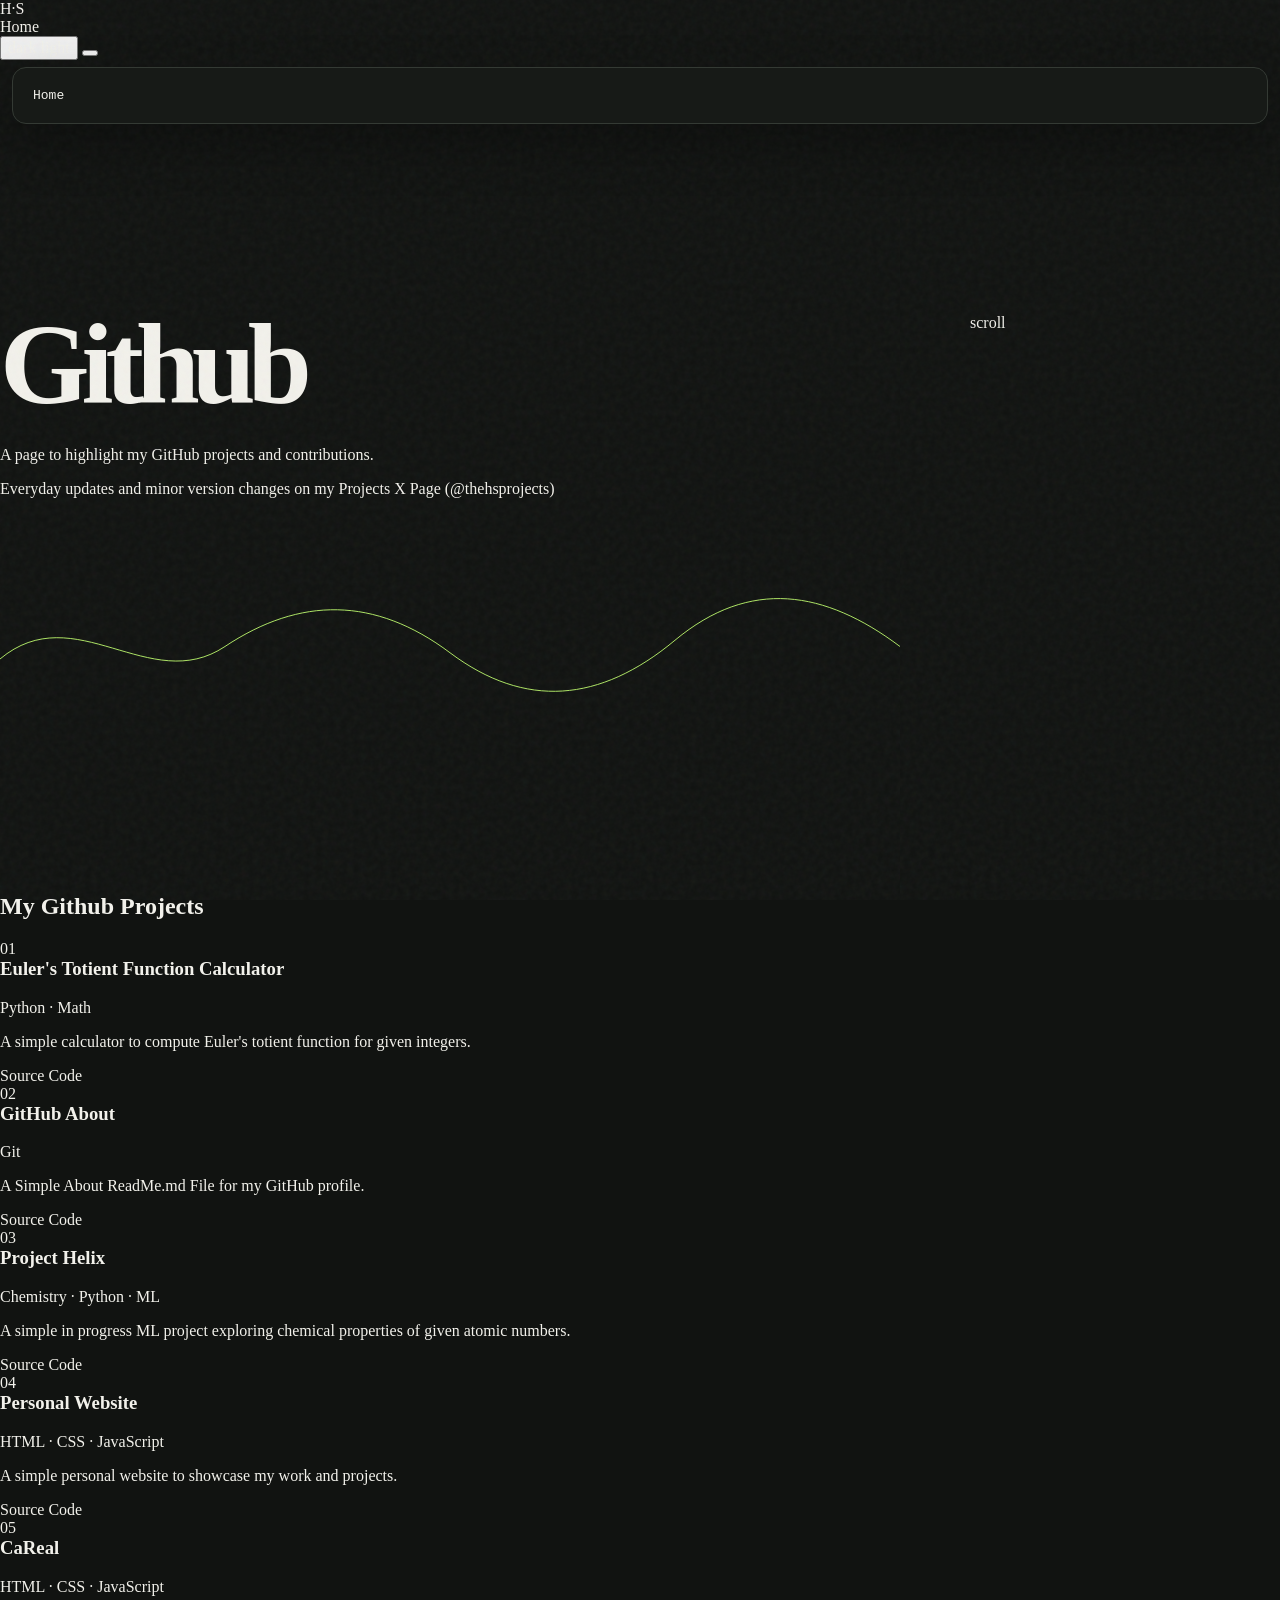
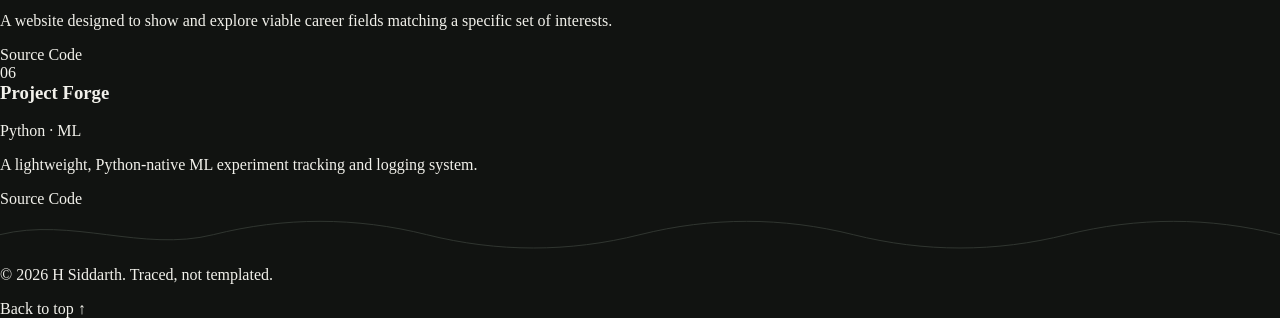
<file: sites/github.html>
<!DOCTYPE html>
<html lang="en" data-theme="dark">

<head>
  <meta charset="UTF-8">
  <meta name="viewport" content="width=device-width, initial-scale=1.0">
  <title>H Siddarth | Personal Website & Portfolio</title>
  <link rel="preconnect" href="https://fonts.googleapis.com">
  <link rel="preconnect" href="https://fonts.gstatic.com" crossorigin>
  <link
    href="https://fonts.googleapis.com/css2?family=Fraunces:opsz,wght@9..144,300;9..144,400;9..144,500;9..144,600&family=Space+Mono:wght@400;700&family=Inter:wght@400;500;600&display=swap"
    rel="stylesheet">
  <link rel="stylesheet" href="../style.css">
</head>

<body>

  <!-- traceline svg divider template used across sections -->
  <svg style="position:absolute;width:0;height:0" aria-hidden="true">
    <defs>
      <filter id="grain">
        <feTurbulence type="fractalNoise" baseFrequency="0.9" numOctaves="2" stitchTiles="stitch" result="noise" />
        <feColorMatrix in="noise" type="matrix" values="0 0 0 0 0  0 0 0 0 0  0 0 0 0 0  0 0 0 0.02 0" />
      </filter>
    </defs>
  </svg>

  <div class="grain" aria-hidden="true"></div>

  <header class="nav" id="nav">
    <a class="nav__mark" href="#top">H·S</a>
    <nav class="nav__links">
      <a href="../index.html">Home</a>
    </nav>
    <button class="theme-toggle" id="themeToggle" aria-label="Toggle dark and light mode" title="Toggle theme">
      <span class="theme-toggle__track">
        <span class="theme-toggle__thumb"></span>
      </span>
      <span class="theme-toggle__labels">
        <span class="lbl-dark">dark</span>
        <span class="lbl-light">light</span>
      </span>
    </button>
    <button class="nav__burger" id="burger" aria-label="Open menu" aria-expanded="false">
      <span></span><span></span><span></span>
    </button>
  </header>

  <div class="mobile-menu" id="mobileMenu">
    <a href="../index.html">Home</a>
  </div>

  <main id="top">

    <!-- HERO -->
    <section class="hero" id="hero">
      <div class="hero__bg" aria-hidden="true"></div>
      <div class="hero__overlay" aria-hidden="true"></div>
      <div class="hero__content">
        <h1 class="hero__name">Github</h1>
        <p class="hero__role">A page to highlight my GitHub projects and contributions.</p>
        <p class="hero__role">Everyday updates and minor version changes on my Projects X Page (<a
            href="https://x.com/@thehsprojects" target="_blank">@thehsprojects</a>)</p>
      </div>
      <div class="hero__scroll" aria-hidden="true">
        <span></span>
        <p>scroll</p>
      </div>
      <svg class="hero__trace" viewBox="0 0 1440 200" preserveAspectRatio="none" aria-hidden="true">
        <path id="heroTracePath" d="M0,120 C120,20 240,180 360,100 S600,20 720,110 S960,190 1080,90 S1320,10 1440,100"
          fill="none" stroke="var(--accent)" stroke-width="1.5" />
      </svg>
    </section>

    <!-- PROJECTS -->
    <section class="work" id="work">
      <div class="section-head">
        <h2>My Github Projects</h2>
      </div>
      <div class="work__grid">

        <article class="project" data-tone="a">
          <div class="project__visual"><span class="project__mark">01</span></div>
          <div class="project__body">
            <h3>Euler's Totient Function Calculator</h3>
            <p class="project__tag">Python · Math</p>
            <p>A simple calculator to compute Euler's totient function for given integers.</p>
            <div class="project__links">
              <a href="https://github.com/SlashingBeast49/Eulers-Totient" target="_blank">Source Code</a>
            </div>
          </div>
        </article>

        <article class="project" data-tone="b">
          <div class="project__visual"><span class="project__mark">02</span></div>
          <div class="project__body">
            <h3>GitHub About</h3>
            <p class="project__tag">Git</p>
            <p>A Simple About ReadMe.md File for my GitHub profile.</p>
            <div class="project__links">
              <a href="https://github.com/SlashingBeast49/SlashingBeast49" target="_blank">Source Code</a>
            </div>
          </div>
        </article>
        <article class="project" data-tone="a">
          <div class="project__visual"><span class="project__mark">03</span></div>
          <div class="project__body">
            <h3>Project Helix</h3>
            <p class="project__tag">Chemistry · Python · ML</p>
            <p>A simple in progress ML project exploring chemical properties of given atomic numbers.</p>
            <div class="project__links">
              <a href="https://github.com/SlashingBeast49/Project-Helix" target="_blank">Source Code</a>
            </div>
          </div>
        </article>

        <article class="project" data-tone="b">
          <div class="project__visual"><span class="project__mark">04</span></div>
          <div class="project__body">
            <h3>Personal Website</h3>
            <p class="project__tag">HTML · CSS · JavaScript</p>
            <p>A simple personal website to showcase my work and projects.</p>
            <div class="project__links">
              <a href="https://github.com/SlashingBeast49/Basic-Resume" target="_blank">Source Code</a>
            </div>
          </div>
        </article>

        <article class="project" data-tone="a">
          <div class="project__visual"><span class="project__mark">05</span></div>
          <div class="project__body">
            <h3>CaReal</h3>
            <p class="project__tag">HTML · CSS · JavaScript</p>
            <p>A website designed to show and explore viable career fields matching a specific set of interests.</p>
            <div class="project__links">
              <a href="https://github.com/SlashingBeast49/careal" target="_blank">Source Code</a>
            </div>
          </div>
        </article>

        <article class="project" data-tone="b">
          <div class="project__visual"><span class="project__mark">06</span></div>
          <div class="project__body">
            <h3>Project Forge</h3>
            <p class="project__tag">Python · ML</p>
            <p>A lightweight, Python-native ML experiment tracking and logging system.</p>
            <div class="project__links">
              <a href="https://github.com/SlashingBeast49/Project-Forge" target="_blank">Source Code</a>
            </div>
          </div>
        </article>

      </div>
    </section>

    <div class="divider"><svg viewBox="0 0 1440 60" preserveAspectRatio="none" aria-hidden="true">
        <path
          d="M0,30 C80,10 160,50 240,30 S400,10 480,30 S640,50 720,30 S880,10 960,30 S1120,50 1200,30 S1360,10 1440,30"
          fill="none" stroke="var(--line)" stroke-width="1" />
      </svg></div>
  </main>

  <footer class="footer">
    <p>&copy; <span id="year"></span> H Siddarth. Traced, not templated.</p>
    <a href="#top" class="footer__top">Back to top ↑</a>
  </footer>

  <script src="../script.js"></script>
</body>

</html>
</file>
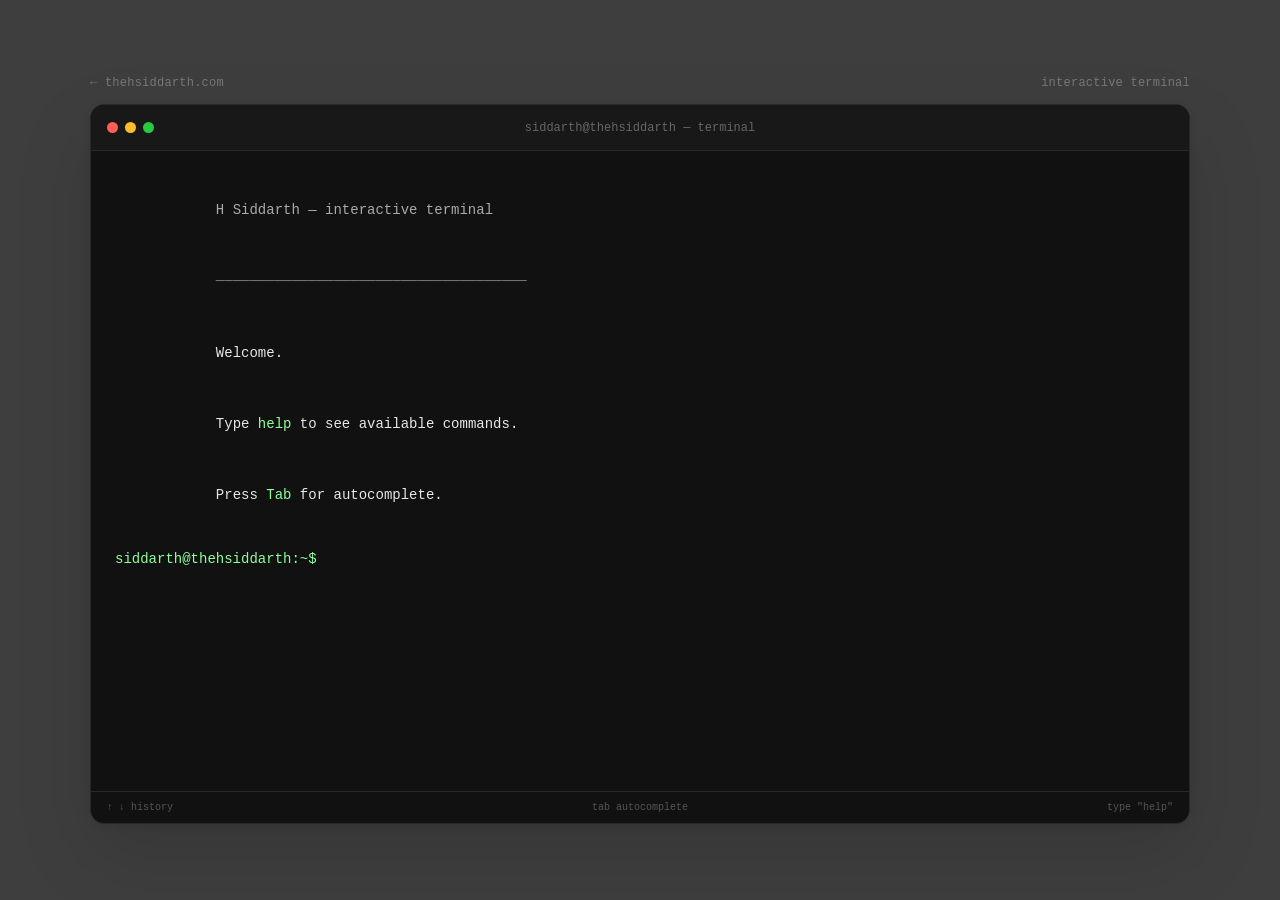
<file: sites/terminal.html>
<!DOCTYPE html>
<html lang="en">
<head>
  <meta charset="UTF-8">
  <meta name="viewport" content="width=device-width, initial-scale=1.0">

  <title>Terminal — H Siddarth</title>
  <meta
    name="description"
    content="Interactive terminal for H Siddarth."
  >

  <style>
    /* =========================================================
       H SIDDARTH — TERMINAL
       Standalone single-file terminal
       ========================================================= */

    :root {
      --bg: #3e3e3e;
      --terminal: #111111;
      --terminal-top: #181818;
      --border: #292929;
      --text: #e7e7e4;
      --muted: #777;
      --accent: #8cff9b;
      --selection: rgba(140, 255, 155, 0.12);
    }

    * {
      box-sizing: border-box;
    }

    html,
    body {
      margin: 0;
      min-height: 100%;
    }

    body {
      min-height: 100vh;
      background: var(--bg);
      color: var(--text);
      font-family:
        Inter,
        -apple-system,
        BlinkMacSystemFont,
        "Segoe UI",
        sans-serif;

      display: flex;
      align-items: center;
      justify-content: center;

      padding: 24px;
    }

    /* ---------------------------------------------------------
       Background
       --------------------------------------------------------- */

    .page {
      width: 100%;
      max-width: 1100px;
    }

    .topbar {
      display: flex;
      justify-content: space-between;
      align-items: center;

      margin-bottom: 14px;

      font-family:
        "SFMono-Regular",
        Consolas,
        "Liberation Mono",
        monospace;

      font-size: 12px;
      letter-spacing: 0.02em;
      color: #777;
    }

    .topbar a {
      color: inherit;
      text-decoration: none;
      transition: color 0.2s ease;
    }

    .topbar a:hover {
      color: #111;
    }

    /* ---------------------------------------------------------
       Terminal
       --------------------------------------------------------- */

    .terminal {
      width: 100%;
      height: min(720px, calc(100vh - 100px));

      min-height: 500px;

      background: var(--terminal);

      border: 1px solid var(--border);
      border-radius: 14px;

      overflow: hidden;

      box-shadow:
        0 30px 80px rgba(0, 0, 0, 0.12),
        0 2px 8px rgba(0, 0, 0, 0.06);

      display: flex;
      flex-direction: column;
    }

    /* ---------------------------------------------------------
       Terminal header
       --------------------------------------------------------- */

    .terminal-header {
      height: 46px;
      flex-shrink: 0;

      display: flex;
      align-items: center;

      padding: 0 16px;

      background: var(--terminal-top);
      border-bottom: 1px solid var(--border);

      position: relative;
    }

    .traffic-lights {
      display: flex;
      gap: 7px;
    }

    .dot {
      width: 11px;
      height: 11px;
      border-radius: 50%;
    }

    .dot.red {
      background: #ff5f57;
    }

    .dot.yellow {
      background: #febc2e;
    }

    .dot.green {
      background: #28c840;
    }

    .terminal-title {
      position: absolute;
      left: 50%;
      transform: translateX(-50%);

      color: #666;

      font-family:
        "SFMono-Regular",
        Consolas,
        "Liberation Mono",
        monospace;

      font-size: 12px;

      white-space: nowrap;
      pointer-events: none;
    }

    /* ---------------------------------------------------------
       Output
       --------------------------------------------------------- */

    .terminal-body {
      flex: 1;

      overflow-y: auto;
      overflow-x: hidden;

      padding: 24px;

      font-family:
        "SFMono-Regular",
        Consolas,
        "Liberation Mono",
        monospace;

      font-size: 14px;
      line-height: 1.7;

      cursor: text;

      scrollbar-width: thin;
      scrollbar-color: #333 transparent;
    }

    .terminal-body::-webkit-scrollbar {
      width: 7px;
    }

    .terminal-body::-webkit-scrollbar-track {
      background: transparent;
    }

    .terminal-body::-webkit-scrollbar-thumb {
      background: #333;
      border-radius: 20px;
    }

    .line {
      white-space: pre-wrap;
      word-break: break-word;
    }

    .welcome {
      color: #aaa;
    }

    .accent {
      color: var(--accent);
    }

    .muted {
      color: var(--muted);
    }

    .error {
      color: #ff7676;
    }

    .command-line {
      margin-top: 2px;
    }

    .output-block {
      margin-bottom: 16px;
    }

    /* ---------------------------------------------------------
       Input
       --------------------------------------------------------- */

    .input-row {
      display: flex;
      align-items: flex-start;

      gap: 9px;

      margin-top: 2px;
    }

    .prompt {
      color: var(--accent);
      white-space: nowrap;
      user-select: none;
    }

    #commandInput {
      flex: 1;

      min-width: 0;

      border: none;
      outline: none;

      padding: 0;
      margin: 0;

      background: transparent;

      color: var(--text);

      font: inherit;

      caret-color: var(--accent);
    }

    #commandInput::selection {
      background: var(--selection);
    }

    /* ---------------------------------------------------------
       Footer
       --------------------------------------------------------- */

    .terminal-footer {
      flex-shrink: 0;

      padding: 10px 16px;

      border-top: 1px solid var(--border);

      color: #555;

      font-family:
        "SFMono-Regular",
        Consolas,
        "Liberation Mono",
        monospace;

      font-size: 10px;

      display: flex;
      justify-content: space-between;
      gap: 20px;
    }

    /* ---------------------------------------------------------
       Mobile
       --------------------------------------------------------- */

    @media (max-width: 700px) {
      body {
        padding: 12px;
      }

      .topbar {
        margin-bottom: 10px;
      }

      .terminal {
        height: calc(100vh - 65px);
        min-height: 0;
        border-radius: 10px;
      }

      .terminal-body {
        padding: 18px 15px;
        font-size: 13px;
      }

      .terminal-footer {
        display: none;
      }

      .terminal-title {
        font-size: 10px;
      }

      .prompt {
        font-size: 12px;
      }
    }

    /* ---------------------------------------------------------
       Reduced motion
       --------------------------------------------------------- */

    @media (prefers-reduced-motion: reduce) {
      * {
        scroll-behavior: auto !important;
      }
    }
  </style>
</head>

<body>

  <main class="page">

    <div class="topbar">
      <a href="https://thehsiddarth.com">← thehsiddarth.com</a>
      <span>interactive terminal</span>
    </div>

    <section class="terminal" id="terminal">

      <!-- Header -->
      <header class="terminal-header">

        <div class="traffic-lights">
          <span class="dot red"></span>
          <span class="dot yellow"></span>
          <span class="dot green"></span>
        </div>

        <div class="terminal-title">
          siddarth@thehsiddarth — terminal
        </div>

      </header>

      <!-- Terminal body -->
      <div
        class="terminal-body"
        id="terminalBody"
        tabindex="0"
      >

        <div class="output-block">

          <div class="line welcome">
            H Siddarth — interactive terminal
          </div>

          <div class="line muted">
            ─────────────────────────────────────
          </div>

          <div class="line">
            Welcome.
          </div>

          <div class="line">
            Type <span class="accent">help</span> to see available commands.
          </div>

          <div class="line">
            Press <span class="accent">Tab</span> for autocomplete.
          </div>

        </div>

        <!-- Input -->
        <div class="input-row">

          <span class="prompt">
            siddarth@thehsiddarth:~$
          </span>

          <input
            id="commandInput"
            type="text"
            autocomplete="off"
            autocorrect="off"
            autocapitalize="off"
            spellcheck="false"
            aria-label="Terminal command"
            autofocus
          >

        </div>

      </div>

      <!-- Footer -->
      <footer class="terminal-footer">
        <span>↑ ↓ history</span>
        <span>tab autocomplete</span>
        <span>type "help"</span>
      </footer>

    </section>

  </main>


  <script>
    /* =========================================================
       TERMINAL ENGINE
       ========================================================= */

    const terminalBody = document.getElementById("terminalBody");
    const input = document.getElementById("commandInput");


    /* ---------------------------------------------------------
       Configuration
       --------------------------------------------------------- */

    const GITHUB_URL = "https://github.com/SlashingBeast49";

    const commands = [
      "help",
      "about",
      "whoami",
      "skills",
      "projects",
      "contact",
      "github",
      "ls",
      "pwd",
      "date",
      "clear",
      "history",
      "neofetch",
      "sudo",
      "matrix"
    ];


    /* ---------------------------------------------------------
       Command history
       --------------------------------------------------------- */

    let history = [];
    let historyIndex = -1;


    /* ---------------------------------------------------------
       Helpers
       --------------------------------------------------------- */

    function escapeHTML(text) {
      return text
        .replace(/&/g, "&amp;")
        .replace(/</g, "&lt;")
        .replace(/>/g, "&gt;")
        .replace(/"/g, "&quot;")
        .replace(/'/g, "&#039;");
    }


    function scrollToBottom() {
      terminalBody.scrollTop = terminalBody.scrollHeight;
    }


    function print(text = "", className = "") {

      const block = document.createElement("div");

      block.className = "output-block";

      const lines = String(text).split("\n");

      lines.forEach(line => {

        const div = document.createElement("div");

        div.className = "line";

        if (className) {
          div.classList.add(className);
        }

        div.textContent = line;

        block.appendChild(div);

      });

      terminalBody.insertBefore(
        block,
        document.querySelector(".input-row")
      );

      scrollToBottom();
    }


    function printHTML(html) {

      const block = document.createElement("div");

      block.className = "output-block";

      block.innerHTML = html;

      terminalBody.insertBefore(
        block,
        document.querySelector(".input-row")
      );

      scrollToBottom();
    }


    function printCommand(command) {

      const block = document.createElement("div");

      block.className = "output-block command-line";

      block.innerHTML = `
        <div class="line">
          <span class="prompt">
            siddarth@thehsiddarth:~$
          </span>
          ${escapeHTML(command)}
        </div>
      `;

      terminalBody.insertBefore(
        block,
        document.querySelector(".input-row")
      );
    }


    /* ---------------------------------------------------------
       Commands
       --------------------------------------------------------- */

    function runCommand(rawCommand) {

      const command = rawCommand.trim();

      if (!command) {
        return;
      }

      printCommand(command);

      const parts = command.split(/\s+/);
      const cmd = parts[0].toLowerCase();
      const args = parts.slice(1);


      /* HELP */

      if (cmd === "help") {

        printHTML(`
          <div class="line accent">AVAILABLE COMMANDS</div>
          <br>

          <div class="line">
            <span class="accent">about</span>
            &nbsp;&nbsp;&nbsp;&nbsp; who am I?
          </div>

          <div class="line">
            <span class="accent">skills</span>
            &nbsp;&nbsp;&nbsp; things I work with
          </div>

          <div class="line">
            <span class="accent">projects</span>
            &nbsp; things I've built
          </div>

          <div class="line">
            <span class="accent">contact</span>
            &nbsp;&nbsp; how to reach me
          </div>

          <div class="line">
            <span class="accent">github</span>
            &nbsp;&nbsp;&nbsp; open GitHub
          </div>

          <div class="line">
            <span class="accent">ls</span>
            &nbsp;&nbsp;&nbsp;&nbsp;&nbsp;&nbsp;&nbsp;&nbsp; list files
          </div>

          <div class="line">
            <span class="accent">pwd</span>
            &nbsp;&nbsp;&nbsp;&nbsp;&nbsp;&nbsp;&nbsp; current directory
          </div>

          <div class="line">
            <span class="accent">whoami</span>
            &nbsp;&nbsp;&nbsp; identify user
          </div>

          <div class="line">
            <span class="accent">date</span>
            &nbsp;&nbsp;&nbsp;&nbsp;&nbsp;&nbsp;&nbsp; current date
          </div>

          <div class="line">
            <span class="accent">neofetch</span>
            &nbsp;&nbsp; system information
          </div>

          <div class="line">
            <span class="accent">history</span>
            &nbsp;&nbsp;&nbsp; command history
          </div>

          <div class="line">
            <span class="accent">clear</span>
            &nbsp;&nbsp;&nbsp;&nbsp;&nbsp;&nbsp; clear terminal
          </div>

          <br>

          <div class="line muted">
            There may be other things to discover.
          </div>
        `);

        return;
      }


      /* ABOUT */

      if (cmd === "about" || cmd === "whoami") {

        printHTML(`
          <div class="line accent">H SIDDARTH</div>
          <br>

          <div class="line">
            Student exploring semi-modern systems.
          </div>

          <br>

          <div class="line muted">
            Interested in:
          </div>

          <div class="line">
            → programming
          </div>

          <div class="line">
            → mathematics
          </div>

          <div class="line">
            → physics
          </div>

          <div class="line">
            → computers
          </div>

          <div class="line">
            → building things
          </div>
        `);

        return;
      }


      /* SKILLS */

      if (cmd === "skills") {

        printHTML(`
          <div class="line accent">SKILLS</div>
          <br>

          <div class="line">
            Python
          </div>

          <div class="line">
            JavaScript
          </div>

          <div class="line">
            HTML / CSS
          </div>

          <div class="line">
            Git
          </div>

          <div class="line">
            Linux
          </div>

          <div class="line">
            Creative coding
          </div>

          <div class="line">
            Problem solving
          </div>
        `);

        return;
      }


      /* PROJECTS */

      if (cmd === "projects") {

        printHTML(`
          <div class="line accent">PROJECTS/</div>
          <br>

          <div class="line">
            <span class="accent">01</span>
            &nbsp; Project Helix
          </div>

          <div class="line">
            <span class="accent">02</span>
            &nbsp; Personal Website
          </div>

          <div class="line">
            <span class="accent">03</span>
            &nbsp; Euler Totient
          </div>

          <br>
        `);

        return;
      }


      /* LS */

      if (cmd === "ls") {

        printHTML(`
          <div class="line">
            <span class="accent">about.txt</span>
          </div>

          <div class="line">
            <span class="accent">projects/</span>
          </div>

          <div class="line">
            <span class="accent">experiments/</span>
          </div>

          <div class="line">
            <span class="accent">thoughts/</span>
          </div>

          <div class="line">
            <span class="accent">contact.txt</span>
          </div>

          <div class="line">
            <span class="muted">.secrets</span>
          </div>
        `);

        return;
      }


      /* PWD */

      if (cmd === "pwd") {

        print("/home/siddarth");

        return;
      }


      /* CONTACT */

      if (cmd === "contact") {

        printHTML(`
          <div class="line accent">CONTACT</div>
          <br>

          <div class="line">
            me@thehsiddarth.com
          </div>

          <div class="line">
            github.com/SlashingBeast49
          </div>

          <div class="line">
            linkedin.com/in/thehsiddarth
          </div>

          <br>

            <div class="line muted">
                Or reach out on Instagram.
            </div>
        `);

        return;
      }


      /* GITHUB */

      if (cmd === "github") {

        print("Opening GitHub...", "muted");

        setTimeout(() => {
          window.open(GITHUB_URL, "_blank");
        }, 350);

        return;
      }


      /* DATE */

      if (cmd === "date") {

        print(new Date().toString());

        return;
      }


      /* HISTORY */

      if (cmd === "history") {

        if (history.length === 0) {
          print("No command history.");
          return;
        }

        history.forEach((item, index) => {

          const block = document.createElement("div");

          block.className = "output-block";

          block.innerHTML = `
            <div class="line">
              <span class="muted">${String(index + 1).padStart(3, " ")}</span>
              &nbsp;${escapeHTML(item)}
            </div>
          `;

          terminalBody.insertBefore(
            block,
            document.querySelector(".input-row")
          );

        });

        scrollToBottom();

        return;
      }


      /* NEOFETCH */

      if (cmd === "neofetch") {

        printHTML(`
          <div class="line accent">
             __  __
          </div>

          <div class="line accent">
            |  \\/  |  H SIDDARTH
          </div>

          <div class="line accent">
            | |\\/| |  ───────────
          </div>

          <div class="line accent">
            | |  | |  student
          </div>

          <div class="line accent">
            |_|  |_|  builder
          </div>

          <br>

          <div class="line">
            OS:      curiosity
          </div>

          <div class="line">
            Shell:   imagination
          </div>

          <div class="line">
            Editor:  whatever works
          </div>

          <div class="line">
            Coffee:  probably
          </div>

          <div class="line">
            Status:  building
          </div>
        `);

        return;
      }


      /* SUDO */

      if (cmd === "sudo") {

        printHTML(`
          <div class="line">
            <input>[sudo] password for siddarth:
          </div>

          <br>

          <div class="line error">
            Permission denied.
          </div>

          <div class="line muted">
            Nice try.
          </div>
        `);

        return;
      }


      /* MATRIX */

      if (cmd === "matrix") {

        printHTML(`
          <div class="line accent">
            Wake up, Siddarth...
          </div>

          <div class="line">
            The system is watching.
          </div>

          <div class="line muted">
            (There is no Matrix mode. Yet.)
          </div>
        `);

        return;
      }

      /* SLEEP */
      if (cmd === "sleep") {

        printHTML(`
          <div class="line accent">
            Goodnight, Siddarth...
          </div>

          <div class="line muted">
            (There is no sleep mode. Yet.)
          </div>
        `);

        return;
      }



      /* CLEAR */

      if (cmd === "clear") {

        document.querySelectorAll(
          ".terminal-body > .output-block"
        ).forEach(element => element.remove());

        return;
      }

      if (cmd === "exit") {

        printHTML(`
          <div class="line muted">
            This is a web terminal. There is no exit.
          </div>
        `);

        return;
      }
      if (cmd == "home"){

        print("Opening Home...", "muted");

        setTimeout(() => {
          window.open("../index.html", "_blank");
        }, 350);

        return;
      }


      /* UNKNOWN COMMAND */

      printHTML(`
        <div class="line error">
          command not found: ${escapeHTML(cmd)}
        </div>

        <div class="line muted">
          Type "help" for available commands.
        </div>
      `);

    }


    /* ---------------------------------------------------------
       Enter command
       --------------------------------------------------------- */

    input.addEventListener("keydown", event => {

      if (event.key === "Enter") {

        const command = input.value.trim();

        if (!command) {
          return;
        }

        history.push(command);

        historyIndex = history.length;

        runCommand(command);

        input.value = "";

        scrollToBottom();
      }

    });


    /* ---------------------------------------------------------
       Command history — Arrow Up
       --------------------------------------------------------- */

    input.addEventListener("keydown", event => {

      if (event.key === "ArrowUp") {

        event.preventDefault();

        if (history.length === 0) {
          return;
        }

        historyIndex = Math.max(
          0,
          historyIndex - 1
        );

        input.value = history[historyIndex];

        requestAnimationFrame(() => {
          input.setSelectionRange(
            input.value.length,
            input.value.length
          );
        });

      }

    });


    /* ---------------------------------------------------------
       Command history — Arrow Down
       --------------------------------------------------------- */

    input.addEventListener("keydown", event => {

      if (event.key === "ArrowDown") {

        event.preventDefault();

        if (history.length === 0) {
          return;
        }

        historyIndex = Math.min(
          history.length,
          historyIndex + 1
        );

        input.value =
          historyIndex === history.length
            ? ""
            : history[historyIndex];

      }

    });


    /* ---------------------------------------------------------
       Tab autocomplete
       --------------------------------------------------------- */

    input.addEventListener("keydown", event => {

      if (event.key !== "Tab") {
        return;
      }

      event.preventDefault();

      const value = input.value
        .trim()
        .toLowerCase();

      if (!value) {
        return;
      }

      const matches = commands.filter(command =>
        command.startsWith(value)
      );

      if (matches.length === 1) {

        input.value = matches[0];

      } else if (matches.length > 1) {

        printCommand(value);

        printHTML(`
          <div class="line muted">
            ${matches.join("    ")}
          </div>
        `);

      }

    });


    /* ---------------------------------------------------------
       Click terminal → focus input
       --------------------------------------------------------- */

    terminalBody.addEventListener("click", () => {
      input.focus();
    });


    document.querySelector(".terminal").addEventListener("click", () => {
      input.focus();
    });


    /* ---------------------------------------------------------
       Keyboard shortcut
       --------------------------------------------------------- */

    document.addEventListener("keydown", event => {

      /*
       Press "/" anywhere to focus terminal.
       Don't interfere with typing in another input.
      */

      if (
        event.key === "/" &&
        document.activeElement !== input
      ) {

        event.preventDefault();

        input.focus();

      }

    });


    /* ---------------------------------------------------------
       Initial focus
       --------------------------------------------------------- */

    window.addEventListener("load", () => {
      input.focus();
      scrollToBottom();
    });

  </script>

</body>
</html>
</file>
<file: style.css>
:root{
  --bg:#111311; --surface:#171a17; --surface-2:#1d211d; --text:#f2f1eb; --muted:#a8aca2;
  --line:#343a34; --accent:#b8f36a; --accent-2:#d8ff9c; --warm:#f0e5c8;
  --max:1180px; --radius:18px; --mono:"DM Mono",monospace; --sans:"DM Sans",sans-serif;
}
html[data-theme="light"]{--bg:#f3f2ec;--surface:#fff;--surface-2:#e9e9e2;--text:#151713;--muted:#656a61;--line:#d5d7cd;--accent:#386b13;--accent-2:#274e0e;--warm:#292c27}
*{box-sizing:border-box}
html{scroll-behavior:smooth}
body{margin:0;background:var(--bg);color:var(--text);font-family:var(--sans);line-height:1.55}
body,button,input{font:inherit}
a{color:inherit;text-decoration:none}
button{color:inherit}
::selection{background:var(--accent);color:#10120f}
.skip-link{position:fixed;left:12px;top:-100px;z-index:1000;padding:10px 14px;background:var(--accent);color:#111}
.skip-link:focus{top:12px}
.grain{position:fixed;inset:0;pointer-events:none;opacity:.055;z-index:20;background-image:url("data:image/svg+xml,%3Csvg viewBox='0 0 180 180' xmlns='http://www.w3.org/2000/svg'%3E%3Cfilter id='n'%3E%3CfeTurbulence type='fractalNoise' baseFrequency='.8' numOctaves='3' stitchTiles='stitch'/%3E%3C/filter%3E%3Crect width='100%25' height='100%25' filter='url(%23n)' opacity='.8'/%3E%3C/svg%3E")}
.site-header{position:sticky;top:0;z-index:50;display:flex;align-items:center;justify-content:space-between;max-width:var(--max);margin:auto;padding:18px 24px;background:color-mix(in srgb,var(--bg) 88%,transparent);backdrop-filter:blur(14px);border-bottom:1px solid color-mix(in srgb,var(--line) 60%,transparent)}
.brand{display:flex;align-items:center;gap:10px;font-weight:700;letter-spacing:-.02em}
.brand-mark{display:grid;place-items:center;width:30px;height:30px;border:1px solid var(--line);border-radius:50%;font:500 11px var(--mono)}
.desktop-nav{display:flex;gap:22px;font:400 12px var(--mono);text-transform:lowercase}
.desktop-nav a,.terminal-link{color:var(--muted);transition:color .2s}
.desktop-nav a:hover,.terminal-link:hover{color:var(--text)}
.header-actions{display:flex;align-items:center;gap:8px}
.terminal-link{font:400 12px var(--mono);padding:8px 10px;border:1px solid var(--line);border-radius:999px}
.icon-button{width:34px;height:34px;border:1px solid var(--line);background:var(--surface);border-radius:50%;cursor:pointer}
.menu-toggle{display:none}
.mobile-menu{position:fixed;top:67px;left:12px;right:12px;z-index:49;background:var(--surface);border:1px solid var(--line);border-radius:14px;padding:8px;box-shadow:0 20px 50px #0004}
.mobile-menu a{display:block;padding:12px;border-radius:9px;font:500 13px var(--mono)}
.mobile-menu a:hover{background:var(--surface-2)}
.section{max-width:var(--max);margin:auto;padding:110px 24px}
.hero{min-height:calc(100vh - 67px);display:grid;grid-template-columns:minmax(0,1.35fr) 310px;align-content:center;gap:70px;position:relative;overflow:hidden}
.hero-copy{position:relative;z-index:2}
.kicker,.eyebrow,.index,.project-meta,.side-label,.now-list span,.uses-grid span,.notes-grid>article>span,.lab-stamp{font:500 11px var(--mono);letter-spacing:.12em;text-transform:uppercase}
.kicker{display:flex;align-items:center;gap:9px;color:var(--muted);margin:0 0 24px}
.status-dot{width:7px;height:7px;border-radius:50%;background:var(--accent);box-shadow:0 0 0 5px color-mix(in srgb,var(--accent) 12%,transparent)}
h1,h2,h3,p{margin-top:0}
h1{font-size:clamp(58px,9vw,126px);line-height:.88;letter-spacing:-.07em;max-width:900px;margin-bottom:30px}
h1 em{font-family:"Instrument Serif",serif;font-weight:400;letter-spacing:-.04em}
.hero-intro{font-size:clamp(17px,2vw,21px);max-width:620px;color:var(--muted);line-height:1.45}
.hero-actions{display:flex;align-items:center;gap:22px;margin-top:34px}
.button{display:inline-flex;align-items:center;gap:18px;padding:13px 17px;border-radius:999px;font-weight:600}
.button-primary{background:var(--accent);color:#11150e}
.text-link{font:500 12px var(--mono);color:var(--muted)}
.text-link:hover{color:var(--text)}
.hero-note{align-self:end;border:1px solid var(--line);background:var(--surface);padding:18px;transform:rotate(1.2deg);box-shadow:10px 12px 0 var(--surface-2)}
.note-top{display:flex;justify-content:space-between;color:var(--muted);font:500 10px var(--mono);text-transform:uppercase}
.hero-note p{font-size:14px;margin:18px 0 0}
.note-rule{border-top:1px dashed var(--line);margin-top:20px}
.muted{color:var(--muted)}
.hero-grid{position:absolute;inset:10% 0 auto;height:80%;display:grid;grid-template-columns:repeat(5,1fr);opacity:.11;pointer-events:none}
.hero-grid:before{content:"";position:absolute;left:20%;top:0;bottom:0;border-left:1px solid var(--line);box-shadow:25vw 0 0 -1px var(--line),50vw 0 0 -1px var(--line),75vw 0 0 -1px var(--line)}
.hero-grid span{align-self:end;font:10px var(--mono);color:var(--muted)}
.ticker{border-block:1px solid var(--line);overflow:hidden;display:flex;gap:25px;white-space:nowrap;padding:11px 0;color:var(--muted);font:500 10px var(--mono);letter-spacing:.12em;justify-content:center}
.section-heading{display:grid;grid-template-columns:1fr 1fr;gap:20px;align-items:end;margin-bottom:45px}
.section-heading>div{align-self:start;display:flex;gap:14px;align-items:center}
.section-heading .index{color:var(--accent)}
.section-heading h2{grid-column:1/-1;font-size:clamp(48px,7vw,88px);line-height:.9;letter-spacing:-.065em;margin:0}
.section-heading p{grid-column:2;grid-row:2;color:var(--muted);max-width:420px;margin:0}
.section-heading.compact{grid-template-columns:1fr auto}
.section-heading.compact h2{grid-column:1}
.section-heading.compact>div{grid-column:1/-1}
.project-stack{border-top:1px solid var(--line)}
.project-card{position:relative;border-bottom:1px solid var(--line);padding:28px 50px 30px 0;transition:padding .25s,background .25s}
.project-card:hover{padding-left:16px;background:linear-gradient(90deg,color-mix(in srgb,var(--accent) 5%,transparent),transparent)}
.project-meta{display:flex;justify-content:space-between;color:var(--muted);margin-bottom:25px}
.project-main{display:grid;grid-template-columns:1.25fr .75fr;gap:60px;align-items:end}
.project-card h3{font-size:clamp(34px,5vw,64px);line-height:.95;letter-spacing:-.06em;margin-bottom:10px}
.project-tag{font-size:16px;margin-bottom:12px}
.project-main p:not(.project-tag){color:var(--muted);max-width:600px;margin:0}
.project-specs{display:flex;flex-wrap:wrap;gap:7px;justify-content:flex-end}
.project-specs span,.lab-list span{border:1px solid var(--line);border-radius:999px;padding:6px 9px;font:400 10px var(--mono);color:var(--muted)}
.card-arrow{position:absolute;right:0;top:50%;font-size:24px;color:var(--accent);transform:translateY(-50%);transition:transform .2s}
.project-card:hover .card-arrow{transform:translate(4px,-50%)}
.experiment-result{justify-self:end;border-left:1px solid var(--line);padding-left:22px;text-align:right}
.experiment-result span,.experiment-result small{display:block;color:var(--muted);font:400 10px var(--mono)}
.experiment-result strong{font-size:42px;letter-spacing:-.05em}
.mini-steps{display:grid;grid-template-columns:repeat(2,1fr);gap:7px;padding:0;margin:0;list-style:none}
.mini-steps li{padding:10px;border:1px dashed var(--line);font:400 11px var(--mono);color:var(--muted)}
.sidequest-section{background:var(--surface);max-width:none;padding-inline:max(24px,calc((100vw - var(--max))/2 + 24px))}
.sidequest-grid{display:grid;grid-template-columns:repeat(4,1fr);gap:10px}
.sidequest-card{min-height:290px;padding:20px;background:var(--bg);border:1px solid var(--line);display:flex;flex-direction:column;justify-content:space-between;transition:transform .2s}
.sidequest-card:nth-child(2){transform:translateY(30px)}
.sidequest-card:hover{transform:translateY(-5px) rotate(-.4deg)}
.sidequest-card:nth-child(2):hover{transform:translateY(25px) rotate(.4deg)}
.side-number{font:500 11px var(--mono);color:var(--accent)}
.sidequest-card h3{font-size:29px;letter-spacing:-.04em;margin:0 0 10px}
.sidequest-card p{color:var(--muted);margin:0}
.side-label{color:var(--muted)}
.future{border-style:dashed;opacity:.65}
.split-section{max-width:none;background:var(--surface);padding-inline:max(24px,calc((100vw - var(--max))/2 + 24px));display:grid;grid-template-columns:1fr 1.2fr;gap:80px}
.now-grid{display:grid;grid-template-columns:1fr 1.2fr;gap:60px}
.big-copy{font-size:clamp(25px,3vw,40px);line-height:1.15;letter-spacing:-.045em}
.now-list>div{border-top:1px solid var(--line);padding:18px 0;display:grid;grid-template-columns:100px 1fr;gap:20px}
.now-list p{margin:0;color:var(--muted)}
.lab-section{display:grid;grid-template-columns:1fr 1fr;gap:90px;align-items:center}
.lab-art{min-height:440px;border:1px solid var(--line);background:var(--surface);display:grid;place-items:center;position:relative;overflow:hidden}
.lab-art:before,.lab-art:after{content:"";position:absolute;border:1px solid var(--line);border-radius:50%;width:340px;height:340px}
.lab-art:after{width:240px;height:240px}
.lab-art img{width:150px;height:150px;object-fit:contain;position:relative;z-index:1;mix-blend-mode:screen}
.lab-stamp{position:absolute;top:18px;left:18px;color:var(--accent)}
.lab-copy .section-heading{margin-bottom:30px}
.lab-list{display:flex;flex-wrap:wrap;gap:8px;margin:30px 0}
.notes-grid{display:grid;grid-template-columns:repeat(3,1fr);gap:10px}
.notes-grid>article{position:relative;min-height:250px;border:1px solid var(--line);padding:22px;display:flex;flex-direction:column}
.notes-grid h3{font-size:28px;letter-spacing:-.04em;margin-top:50px}
.notes-grid p{color:var(--muted);margin:0}
.note-arrow{margin-top:auto;color:var(--accent);font-size:20px}
.journey-section{background:var(--surface)}
.timeline{border-top:1px solid var(--line)}
.timeline>div{display:grid;grid-template-columns:55px 1fr;border-bottom:1px solid var(--line);padding:18px 0}
.timeline>div>span{font:400 11px var(--mono);color:var(--accent)}
.timeline b{font-size:17px}
.timeline p{margin:3px 0 0;color:var(--muted)}
.uses-section{background:var(--bg)}
.uses-grid{display:grid;grid-template-columns:repeat(3,1fr);border-block:1px solid var(--line)}
.uses-grid>div{padding:22px;border-right:1px solid var(--line);display:flex;flex-direction:column;gap:8px}
.uses-grid>div:last-child{border-right:0}
.uses-grid span{color:var(--muted);margin-bottom:12px}
.uses-grid strong{font-size:17px;font-weight:500}
.about-section{display:grid;grid-template-columns:.8fr 1.2fr;gap:80px}
.about-monogram{font-size:clamp(120px,20vw,250px);line-height:.7;letter-spacing:-.1em;color:var(--surface-2);font-weight:700;position:relative}
.about-monogram span{font:500 12px var(--mono);color:var(--accent);position:absolute;left:10px;top:0}
.about-copy p:not(.big-copy){max-width:650px;color:var(--muted)}
.contact-section{background:var(--surface);max-width:none;padding-inline:max(24px,calc((100vw - var(--max))/2 + 24px))}
.contact-grid{display:grid;grid-template-columns:1.2fr .8fr;gap:80px}
.email-link{display:inline-block;font-size:clamp(25px,4vw,52px);letter-spacing:-.05em;border-bottom:2px solid var(--accent)}
.social-list{border-top:1px solid var(--line)}
.social-list a{display:grid;grid-template-columns:90px 1fr auto;gap:12px;padding:14px 0;border-bottom:1px solid var(--line);font:400 12px var(--mono)}
.social-list a span{color:var(--muted)}
.social-list a b{font-weight:400}
.terminal-section{padding-top:70px}
.terminal-window{background:#090b09;border:1px solid #2f352f;box-shadow:12px 12px 0 var(--surface-2);font-family:var(--mono);overflow:hidden}
.terminal-bar{display:flex;justify-content:space-between;padding:10px 14px;border-bottom:1px solid #2f352f;color:#7e857c;font-size:10px}
.terminal-output{height:280px;overflow:auto;padding:18px;font-size:12px;color:#cfd5ca}
.terminal-line{margin:0 0 7px;white-space:pre-wrap}
.terminal-line.command{color:var(--accent)}
.terminal-form{display:flex;gap:8px;padding:14px 18px;border-top:1px solid #2f352f}
.terminal-form label{color:var(--accent);font-size:12px;white-space:nowrap}
.terminal-form input{flex:1;background:transparent;border:0;outline:0;color:#f0f2eb;font:400 12px var(--mono)}
.site-footer{max-width:var(--max);margin:auto;padding:25px 24px 45px;display:flex;justify-content:space-between;gap:15px;color:var(--muted);font:400 10px var(--mono);border-top:1px solid var(--line)}
.site-footer a:hover{color:var(--text)}
:focus-visible{outline:2px solid var(--accent);outline-offset:3px}
@media(max-width:900px){
  .desktop-nav{display:none}.menu-toggle{display:block}.terminal-link{display:none}
  .hero{grid-template-columns:1fr;gap:45px;padding-top:90px}.hero-note{max-width:330px;justify-self:end}
  .section-heading{grid-template-columns:1fr}.section-heading p{grid-column:1;grid-row:auto}.project-main,.now-grid,.about-section,.contact-grid,.lab-section{grid-template-columns:1fr;gap:35px}
  .project-specs,.experiment-result{justify-self:start;text-align:left}.experiment-result{border-left:0;border-top:1px solid var(--line);padding:15px 0 0}
  .sidequest-grid{grid-template-columns:repeat(2,1fr)}.sidequest-card:nth-child(2){transform:none}.sidequest-card:nth-child(2):hover{transform:translateY(-5px)}
  .notes-grid,.uses-grid{grid-template-columns:1fr}.uses-grid>div{border-right:0;border-bottom:1px solid var(--line)}.uses-grid>div:last-child{border-bottom:0}
}
@media(max-width:600px){
  .site-header{padding:14px 16px}.section{padding:80px 16px}.sidequest-section,.split-section,.contact-section{padding-inline:16px}
  h1{font-size:clamp(52px,16vw,82px)}.hero{min-height:auto;padding-top:72px}.hero-actions{align-items:flex-start;flex-direction:column;gap:15px}
  .hero-grid{display:none}.section-heading{margin-bottom:30px}.section-heading h2{font-size:52px}
  .project-card{padding-right:30px}.project-card:hover{padding-left:0}.card-arrow{right:3px}
  .sidequest-grid{grid-template-columns:1fr}.sidequest-card{min-height:220px}
  .now-list>div{grid-template-columns:1fr;gap:4px}.lab-art{min-height:300px}.lab-art img{width:110px;height:110px}
  .timeline>div{grid-template-columns:38px 1fr}.social-list a{grid-template-columns:75px 1fr auto}
  .site-footer{flex-direction:column}.terminal-output{height:240px}
}
@media(prefers-reduced-motion:reduce){html{scroll-behavior:auto}*{transition:none!important}}

.devotional {
  text-align: center;
  padding: 48px 20px 35px;
  border-top: 1px solid var(--border);
}

.devotional-label {
  display: block;
  font-size: 10px;
  letter-spacing: 3px;
  opacity: 0.5;
  margin-bottom: 22px;
}

.devotional h2 {
  font-family: serif;
  font-size: 25px;
  font-weight: 500;
  margin-bottom: 20px;
  color: var(--accent);
}

.devotional p {
  font-family: serif;
  font-size: 16px;
  line-height: 2.2;
  opacity: 0.8;
  max-width: 650px;
  margin: auto;
}

@media (max-width: 600px) {
  .devotional {
    padding: 38px 16px 28px;
  }

  .devotional p {
    font-size: 14px;
  }
}
</file>
<file: v1/style.css>
/* ---------------------------------------------------
   Tokens
--------------------------------------------------- */
:root{
  --serif: 'Fraunces', 'Georgia', serif;
  --mono: 'Space Mono', 'Courier New', monospace;
  --sans: 'Inter', -apple-system, BlinkMacSystemFont, sans-serif;

  --radius: 2px;
  --maxw: 1180px;
  --pad: clamp(24px, 5vw, 72px);

  --dur: 0.5s;
  --ease: cubic-bezier(.22,.7,.2,1);
}

html[data-theme="dark"]{
  --bg: #0a0a09;
  --bg-image: url('dark.jpg');
  --bg-size: cover;
  --bg-tint: rgba(8,8,7,0.78);
  --surface: #141311;
  --surface-2: #1b1a17;
  --text: #EFEBE1;
  --text-dim: #9C9485;
  --line: rgba(239,235,225,0.14);
  --line-strong: rgba(239,235,225,0.28);
  --accent: #CFAA76;
  --accent-strong: #E4C48F;
  --accent-soft: rgba(207,170,118,0.14);
  --shadow: 0 20px 60px rgba(0,0,0,0.45);
}

html[data-theme="light"]{
  --bg: #F6EFE1;
  --bg-image: url('light.jpg');
  --bg-size: 900px;
  --bg-tint: rgba(247,242,231,0.86);
  --surface: #FFFDF8;
  --surface-2: #F0E8D6;
  --text: #262019;
  --text-dim: #776C5C;
  --line: rgba(38,32,25,0.14);
  --line-strong: rgba(38,32,25,0.26);
  --accent: #9C6B36;
  --accent-strong: #7C5426;
  --accent-soft: rgba(156,107,54,0.12);
  --shadow: 0 20px 50px rgba(60,45,20,0.12);
}

*{ box-sizing: border-box; }
html{ scroll-behavior: smooth; }

@media (prefers-reduced-motion: reduce){
  html{ scroll-behavior: auto; }
  *{ animation-duration: 0.001ms !important; animation-iteration-count: 1 !important; transition-duration: 0.001ms !important; }
}

body{
  margin:0;
  background: var(--bg);
  color: var(--text);
  font-family: var(--sans);
  font-size: 16px;
  line-height: 1.6;
  transition: background var(--dur) var(--ease), color var(--dur) var(--ease);
  overflow-x: hidden;
}

/* full-page background image, fixed, tinted per theme */
body::before{
  content:"";
  position: fixed;
  inset: 0;
  z-index: -2;
  background-image: var(--bg-image);
  background-size: var(--bg-size);
  background-repeat: repeat;
  background-position: center;
  background-attachment: fixed;
  opacity: 1;
}
body::after{
  content:"";
  position: fixed;
  inset: 0;
  z-index: -1;
  background: var(--bg-tint);
  transition: background var(--dur) var(--ease);
}

.grain{
  position: fixed;
  inset: 0;
  z-index: 2;
  pointer-events: none;
  filter: url(#grain);
  opacity: 0.35;
  mix-blend-mode: overlay;
}

a{ color: inherit; }

h1,h2,h3{ font-family: var(--serif); font-weight: 500; margin: 0; }

::selection{ background: var(--accent); color: var(--bg); }

:focus-visible{
  outline: 2px solid var(--accent);
  outline-offset: 3px;
}

/* ---------------------------------------------------
   Nav
--------------------------------------------------- */
.nav{
  position: fixed;
  top: 0; left: 0; right: 0;
  z-index: 50;
  display: flex;
  align-items: center;
  justify-content: space-between;
  padding: 20px var(--pad);
  backdrop-filter: blur(10px) saturate(1.2);
  -webkit-backdrop-filter: blur(10px) saturate(1.2);
  background: color-mix(in srgb, var(--bg) 55%, transparent);
  border-bottom: 1px solid transparent;
  transition: border-color var(--dur) var(--ease), background var(--dur) var(--ease);
}
.nav.scrolled{ border-bottom-color: var(--line); }

.nav__mark{
  font-family: var(--mono);
  font-weight: 700;
  font-size: 15px;
  letter-spacing: 0.08em;
  text-decoration: none;
  color: var(--text);
}

.nav__links{ display: flex; gap: 36px; }
.nav__links a{
  text-decoration: none;
  font-size: 14px;
  color: var(--text-dim);
  letter-spacing: 0.02em;
  position: relative;
  transition: color 0.2s;
}
.nav__links a::after{
  content:"";
  position: absolute;
  left: 0; right: 0; bottom: -6px;
  height: 1px;
  background: var(--accent);
  transform: scaleX(0);
  transform-origin: left;
  transition: transform 0.3s var(--ease);
}
.nav__links a:hover{ color: var(--text); }
.nav__links a:hover::after{ transform: scaleX(1); }

.theme-toggle{
  display: flex;
  align-items: center;
  gap: 8px;
  background: none;
  border: none;
  cursor: pointer;
  padding: 4px;
  color: var(--text-dim);
  font-family: var(--mono);
  font-size: 10px;
  text-transform: uppercase;
  letter-spacing: 0.08em;
}
.theme-toggle__track{
  position: relative;
  width: 42px; height: 22px;
  border-radius: 999px;
  border: 1px solid var(--line-strong);
  background: var(--surface-2);
  display: inline-block;
  transition: background 0.3s;
}
.theme-toggle__thumb{
  position: absolute;
  top: 2px; left: 2px;
  width: 16px; height: 16px;
  border-radius: 50%;
  background: var(--accent);
  transition: transform 0.35s var(--ease);
}
html[data-theme="light"] .theme-toggle__thumb{ transform: translateX(20px); }
.theme-toggle__labels{ display: none; }

.nav__burger{
  display: none;
  flex-direction: column;
  justify-content: center;
  gap: 5px;
  width: 32px; height: 32px;
  background: none;
  border: none;
  cursor: pointer;
}
.nav__burger span{
  display: block;
  height: 1px;
  background: var(--text);
  width: 100%;
}

.mobile-menu{
  position: fixed;
  top: 68px; left: 0; right: 0;
  z-index: 49;
  background: var(--bg);
  border-bottom: 1px solid var(--line);
  display: none;
  flex-direction: column;
  padding: 8px var(--pad) 24px;
  transform: translateY(-10px);
  opacity: 0;
  pointer-events: none;
  transition: transform 0.3s var(--ease), opacity 0.3s var(--ease);
}
.mobile-menu.open{
  opacity: 1;
  transform: translateY(0);
  pointer-events: auto;
}
.mobile-menu a{
  padding: 14px 0;
  border-bottom: 1px solid var(--line);
  text-decoration: none;
  color: var(--text);
  font-size: 15px;
}

/* ---------------------------------------------------
   Hero
--------------------------------------------------- */
.hero{
  position: relative;
  min-height: 100svh;
  display: flex;
  flex-direction: column;
  align-items: flex-start;
  justify-content: center;
  padding: 0 var(--pad);
  overflow: hidden;
}

.eyebrow{
  display: inline-flex;
  align-items: center;
  gap: 8px;
  font-family: var(--mono);
  font-size: 12px;
  letter-spacing: 0.08em;
  text-transform: uppercase;
  color: var(--text-dim);
  margin: 0 0 28px;
  opacity: 0;
  animation: rise 0.8s var(--ease) 0.15s forwards;
}
.eyebrow__dot{
  width: 6px; height: 6px;
  border-radius: 50%;
  background: var(--accent);
  box-shadow: 0 0 0 3px var(--accent-soft);
}

.hero__name{
  font-size: clamp(48px, 10vw, 108px);
  line-height: 0.98;
  letter-spacing: -0.01em;
  margin: 0 0 22px;
  opacity: 0;
  animation: rise 0.9s var(--ease) 0.3s forwards;
}

.hero__role{
  max-width: 640px;
  font-size: clamp(17px, 2.2vw, 22px);
  color: var(--text-dim);
  margin: 0 0 40px;
  opacity: 0;
  animation: rise 0.9s var(--ease) 0.45s forwards;
}
.hero__role .ital{ font-style: italic; font-family: var(--serif); color: var(--accent-strong); }

.hero__cta{
  display: flex;
  gap: 16px;
  flex-wrap: wrap;
  opacity: 0;
  animation: rise 0.9s var(--ease) 0.6s forwards;
}

@keyframes rise{
  from{ opacity: 0; transform: translateY(18px); }
  to{ opacity: 1; transform: translateY(0); }
}

.btn{
  display: inline-flex;
  align-items: center;
  justify-content: center;
  padding: 14px 28px;
  font-family: var(--sans);
  font-size: 14px;
  font-weight: 600;
  letter-spacing: 0.01em;
  text-decoration: none;
  border-radius: var(--radius);
  border: 1px solid transparent;
  cursor: pointer;
  transition: transform 0.25s var(--ease), background 0.25s, border-color 0.25s, color 0.25s;
}
.btn--primary{
  background: var(--accent);
  color: var(--bg);
}
.btn--primary:hover{ transform: translateY(-2px); background: var(--accent-strong); }
.btn--ghost{
  border-color: var(--line-strong);
  color: var(--text);
  background: transparent;
}
.btn--ghost:hover{ transform: translateY(-2px); border-color: var(--accent); color: var(--accent); }

.hero__scroll{
  position: absolute;
  bottom: 36px;
  left: var(--pad);
  display: flex;
  align-items: center;
  gap: 10px;
  opacity: 0.6;
}
.hero__scroll span{
  width: 1px; height: 28px;
  background: linear-gradient(var(--text-dim), transparent);
  animation: scrollpulse 1.8s ease-in-out infinite;
}
.hero__scroll p{
  font-family: var(--mono);
  font-size: 11px;
  text-transform: uppercase;
  letter-spacing: 0.12em;
  margin: 0;
}
@keyframes scrollpulse{
  0%,100%{ opacity: 0.3; }
  50%{ opacity: 1; }
}

.hero__trace{
  position: absolute;
  bottom: -2px;
  left: 0;
  width: 100%;
  height: 120px;
}
#heroTracePath{
  stroke-dasharray: 2400;
  stroke-dashoffset: 2400;
  animation: draw 2.6s var(--ease) 0.4s forwards;
  opacity: 0.7;
}
@keyframes draw{
  to{ stroke-dashoffset: 0; }
}

/* ---------------------------------------------------
   Section shell
--------------------------------------------------- */
main{ position: relative; z-index: 1; }

section{
  max-width: var(--maxw);
  margin: 0 auto;
  padding: 100px var(--pad);
}

.section-head{
  display: flex;
  align-items: baseline;
  gap: 16px;
  margin-bottom: 52px;
}
.section-num{
  font-family: var(--mono);
  font-size: 13px;
  color: var(--accent);
  letter-spacing: 0.05em;
}
.section-head h2{
  font-size: clamp(28px, 4vw, 40px);
}

.reveal{
  opacity: 0;
  transform: translateY(28px);
  transition: opacity 0.8s var(--ease), transform 0.8s var(--ease);
}
.reveal.in-view{
  opacity: 1;
  transform: translateY(0);
}

.divider{
  max-width: var(--maxw);
  margin: 0 auto;
  padding: 0 var(--pad);
}
.divider svg{ width: 100%; height: 40px; display: block; opacity: 0.6; }

/* ---------------------------------------------------
   About
--------------------------------------------------- */
.about__grid{
  display: grid;
  grid-template-columns: 1.4fr 1fr;
  gap: 64px;
}
.about__lede{
  font-family: var(--serif);
  font-size: clamp(21px, 2.6vw, 27px);
  line-height: 1.4;
  margin: 0 0 22px;
  color: var(--text);
}
.about__text p{ color: var(--text-dim); font-size: 15.5px; }
.about__text p:not(.about__lede){ margin-bottom: 16px; }

.about__facts{
  display: flex;
  flex-direction: column;
  gap: 28px;
  border-left: 1px solid var(--line);
  padding-left: 32px;
}
.fact{ display: flex; flex-direction: column; gap: 6px; }
.fact__num{
  font-family: var(--serif);
  font-size: 40px;
  color: var(--accent-strong);
  line-height: 1;
}
.fact__label{
  font-size: 13px;
  color: var(--text-dim);
  max-width: 220px;
}

/* ---------------------------------------------------
   Skills
--------------------------------------------------- */
.skills__grid{
  display: grid;
  grid-template-columns: repeat(4, 1fr);
  gap: 40px;
}
.skill-group h3{
  font-size: 14px;
  font-family: var(--mono);
  text-transform: uppercase;
  letter-spacing: 0.06em;
  color: var(--text-dim);
  margin-bottom: 18px;
  font-weight: 400;
}
.pill-list{
  list-style: none;
  margin: 0; padding: 0;
  display: flex;
  flex-direction: column;
  gap: 10px;
}
.pill-list li{
  font-size: 15px;
  color: var(--text);
  padding-bottom: 10px;
  border-bottom: 1px solid var(--line);
  position: relative;
  padding-left: 14px;
}
.pill-list li::before{
  content:"";
  position: absolute;
  left: 0; top: 9px;
  width: 5px; height: 1px;
  background: var(--accent);
}

/* ---------------------------------------------------
   Projects
--------------------------------------------------- */
.work__grid{
  display: grid;
  grid-template-columns: repeat(2, 1fr);
  gap: 2px;
  background: var(--line);
  border: 1px solid var(--line);
}
.project{
  background: var(--bg);
  display: flex;
  flex-direction: column;
  padding: 36px;
  position: relative;
  transition: background 0.35s var(--ease);
}
.project:hover{ background: var(--surface); }

.project__visual{
  height: 70px;
  display: flex;
  align-items: center;
  margin-bottom: 24px;
}
.project__mark{
  font-family: var(--serif);
  font-style: italic;
  font-size: 46px;
  color: var(--accent-soft);
  -webkit-text-stroke: 1px var(--accent);
  color: transparent;
}
.project h3{
  font-size: 24px;
  margin-bottom: 6px;
}
.project__tag{
  font-family: var(--mono);
  font-size: 11px;
  text-transform: uppercase;
  letter-spacing: 0.06em;
  color: var(--accent);
  margin: 0 0 16px;
}
.project__body p:not(.project__tag){
  color: var(--text-dim);
  font-size: 14.5px;
  margin: 0 0 22px;
  max-width: 46ch;
}
.project__links{
  display: flex;
  gap: 20px;
  margin-top: auto;
}
.project__links a{
  font-size: 13px;
  text-decoration: none;
  color: var(--text);
  border-bottom: 1px solid var(--line-strong);
  padding-bottom: 2px;
  transition: color 0.2s, border-color 0.2s;
}
.project__links a:hover{ color: var(--accent); border-color: var(--accent); }

/* ---------------------------------------------------
   Contact
--------------------------------------------------- */
.contact__grid{
  display: grid;
  grid-template-columns: 1fr 1fr;
  gap: 64px;
}
.contact__text p:not(.about__lede){ color: var(--text-dim); font-size: 15px; margin-bottom: 26px; }
.contact__list{
  list-style: none;
  padding: 0; margin: 0;
  display: flex;
  flex-direction: column;
}
.contact__list li{
  display: flex;
  justify-content: space-between;
  padding: 16px 0;
  border-bottom: 1px solid var(--line);
  font-size: 14.5px;
}
.contact__list li span{
  font-family: var(--mono);
  font-size: 11px;
  text-transform: uppercase;
  letter-spacing: 0.06em;
  color: var(--text-dim);
}
.contact__list li a{ text-decoration: none; }
.contact__list li a:hover{ color: var(--accent); }

.contact__form{
  display: flex;
  flex-direction: column;
  gap: 20px;
}
.contact__form label{
  display: flex;
  flex-direction: column;
  gap: 8px;
  font-size: 12px;
  font-family: var(--mono);
  text-transform: uppercase;
  letter-spacing: 0.06em;
  color: var(--text-dim);
}
.contact__form input,
.contact__form textarea{
  font-family: var(--sans);
  font-size: 15px;
  color: var(--text);
  background: var(--surface);
  border: 1px solid var(--line-strong);
  border-radius: var(--radius);
  padding: 12px 14px;
  resize: vertical;
  transition: border-color 0.2s;
}
.contact__form input:focus,
.contact__form textarea:focus{
  border-color: var(--accent);
  outline: none;
}
.contact__form .btn{ align-self: flex-start; margin-top: 4px; }
.contact__note{
  font-size: 13px;
  color: var(--accent);
  min-height: 18px;
  margin: 0;
}

/* ---------------------------------------------------
   Footer
--------------------------------------------------- */
.footer{
  max-width: var(--maxw);
  margin: 0 auto;
  padding: 40px var(--pad) 60px;
  display: flex;
  justify-content: space-between;
  align-items: center;
  font-size: 13px;
  color: var(--text-dim);
  border-top: 1px solid var(--line);
}
.footer__top{ text-decoration: none; color: var(--text-dim); }
.footer__top:hover{ color: var(--accent); }

/* ---------------------------------------------------
   Responsive
--------------------------------------------------- */
@media (max-width: 860px){
  .nav__links{ display: none; }
  .nav__burger{ display: flex; }
  .mobile-menu{ display: flex; }
  .about__grid{ grid-template-columns: 1fr; gap: 40px; }
  .about__facts{ flex-direction: row; flex-wrap: wrap; border-left: none; padding-left: 0; border-top: 1px solid var(--line); padding-top: 24px; }
  .skills__grid{ grid-template-columns: repeat(2, 1fr); }
  .work__grid{ grid-template-columns: 1fr; }
  .contact__grid{ grid-template-columns: 1fr; }
  section{ padding: 72px var(--pad); }
}

@media (max-width: 480px){
  .skills__grid{ grid-template-columns: 1fr; }
  .theme-toggle__labels{ display: none; }
}
</file>
